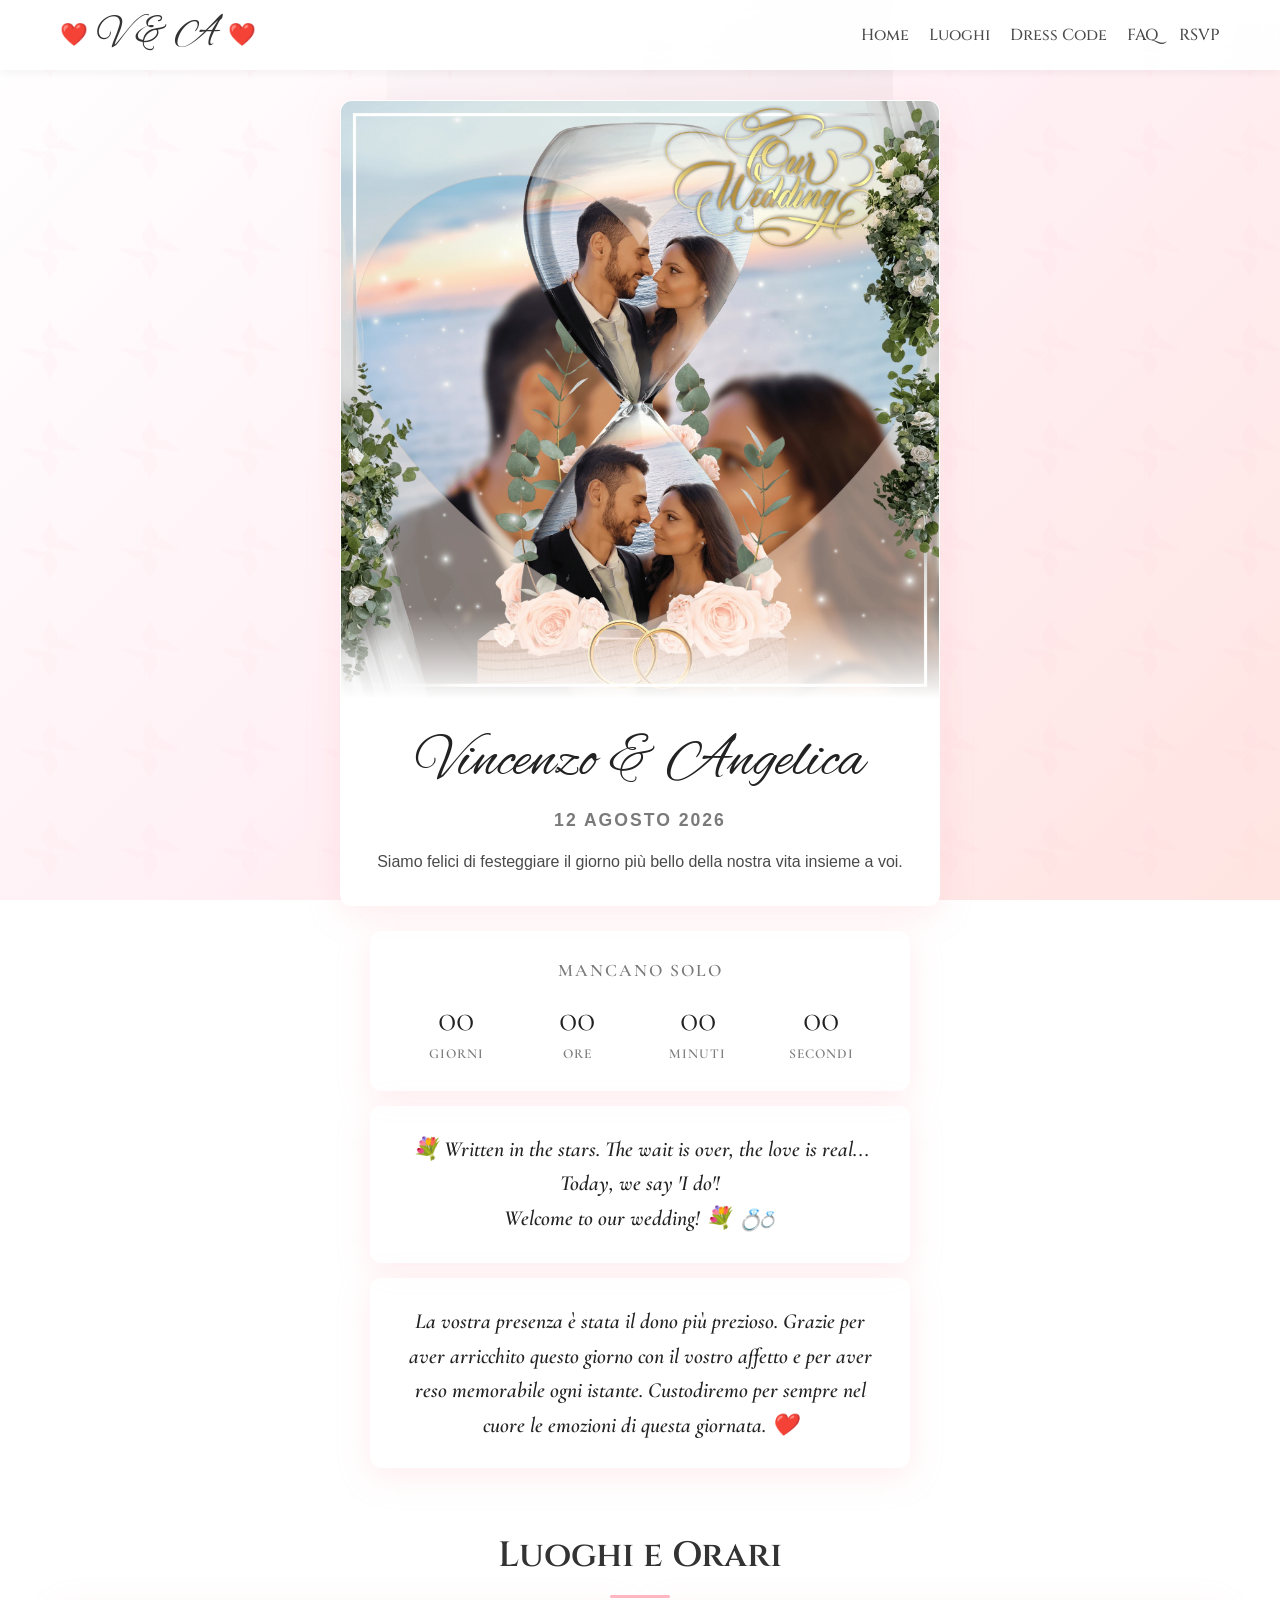
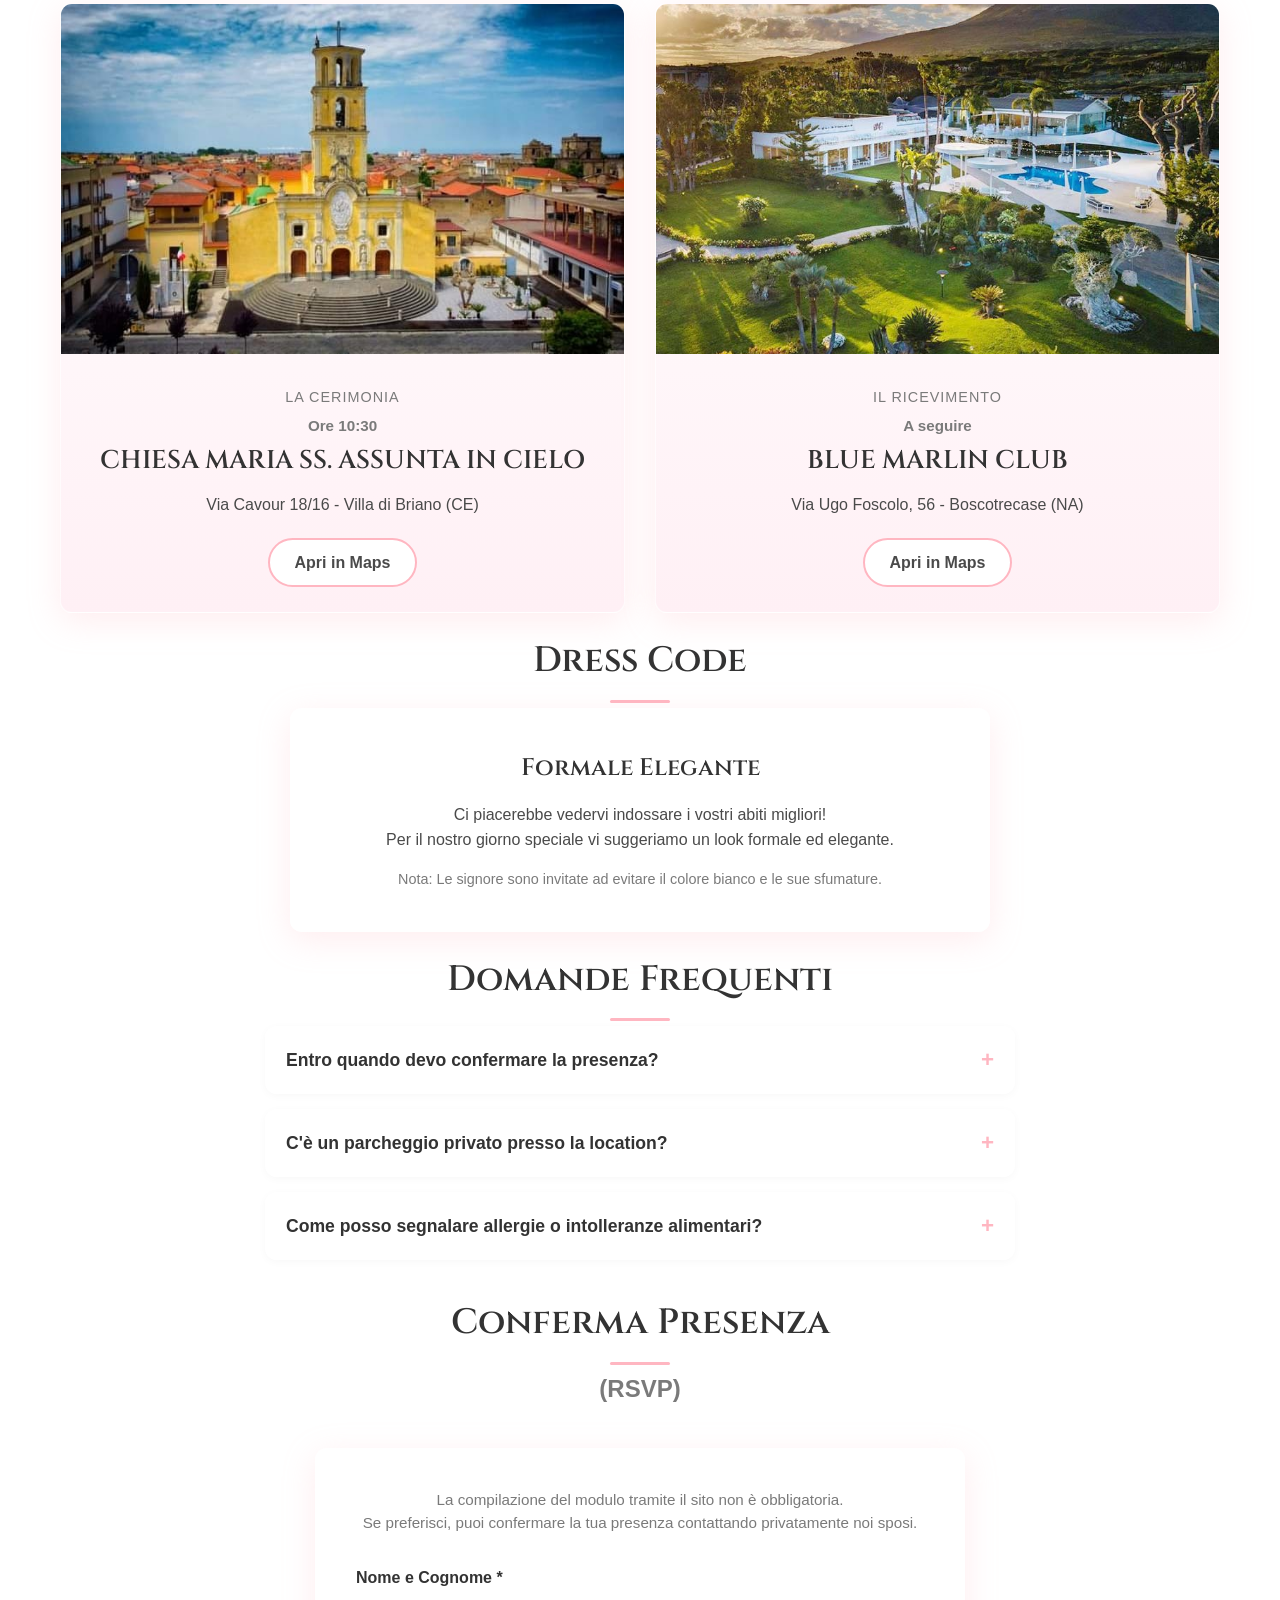
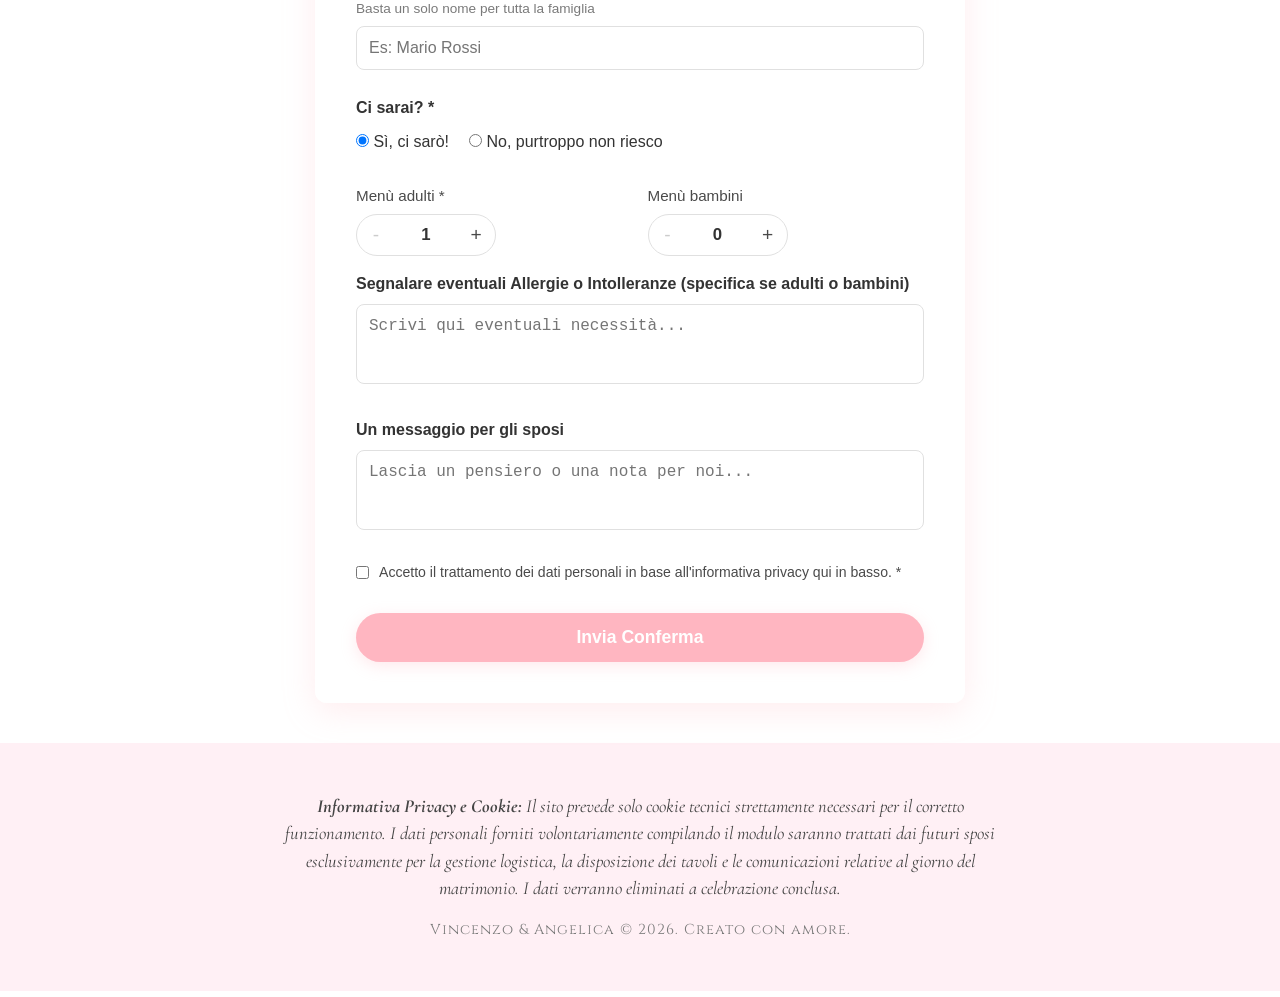
<file: Versioning/v.0.1.3.1/index.html>
<!DOCTYPE html>
<html lang="it">
<head>
    <meta charset="UTF-8">
    <meta name="viewport" content="width=device-width, initial-scale=1.0">
    <title>Wedding V & A</title>
    
    <meta name="robots" content="noindex, nofollow">
    <meta name="googlebot" content="noindex, nofollow">

    <meta property="og:type" content="website">
    <meta property="og:title" content="Matrimonio Vincenzo & Angelica">
    <meta property="og:description" content="12 Agosto 2026 - Vi aspettiamo per festeggiare insieme!">
    <meta property="og:image" content="https://vincenzotor.github.io/wedding-vincenzo-angelica/img/anteprima.jpeg">
    <meta property="og:image:width" content="1200">
    <meta property="og:image:height" content="630">

    <link class="favicon" rel="icon" type="image/x-icon" href="img/favicon.ico">
    <link class="favicon" rel="shortcut icon" type="image/x-icon" href="img/favicon.ico">

    <link rel="preconnect" href="https://fonts.googleapis.com">
    <link rel="preconnect" href="https://fonts.gstatic.com" crossorigin>
    <link href="https://fonts.googleapis.com/css2?family=Alex+Brush&family=Cinzel:wght@400;600;700&family=Montserrat:wght@400;500;600&family=Cormorant+Garamond:ital,wght@0,400;0,600;1,400&display=swap" rel="stylesheet">

    <link rel="stylesheet" href="css/global.css">
    <link rel="stylesheet" href="css/components.css">
</head>
<body>

    <div class="cornice-sfondo-completa"></div>
    
    <div class="cuore-sfondo-container"></div>

    <nav class="navbar">
        <div class="nav-container">
            <a href="#" class="logo"><span class="heart-icon">❤️</span>V  & A<span class="heart-icon">❤️</span></a>
            <div class="menu-toggle" id="mobile-menu">
                <span></span>
                <span></span>
                <span></span>
            </div>
            <ul class="nav-menu">
                <li class="nav-item"><a href="#home">Home</a></li>
                <li class="nav-item"><a href="#logistica">Luoghi</a></li>
                <li class="nav-item"><a href="#dresscode">Dress Code</a></li>
                <li class="nav-item"><a href="#faq">FAQ</a></li>
                <li class="nav-item"><a href="#rsvp">RSVP</a></li>
            </ul>
        </div>
    </nav>

    <section id="home" class="hero">
        <div class="hero-card">
            <div class="hero-img-container">
                <img src="img/Vincenzo_&_Angelica_12-08-2026(1920px).webp" alt="Vincenzo & Angelica" class="hero-img">
            </div>
            <div class="hero-info">
                <h1 class="hero-title">Vincenzo & Angelica</h1>
                <p class="hero-date">12 Agosto 2026</p>
                <p>Siamo felici di festeggiare il giorno più bello della nostra vita insieme a voi.</p>
            </div>
        </div>

        <div class="timeline-container font-banner-precedente">
            <div class="countdown-container" id="box-countdown-timer">
                <div class="countdown-title">Mancano solo</div>
                <div class="countdown-timer">
                    <div class="countdown-item"><span class="countdown-number" id="days">00</span><span class="countdown-label">Giorni</span></div>
                    <div class="countdown-item"><span class="countdown-number" id="hours">00</span><span class="countdown-label">Ore</span></div>
                    <div class="countdown-item"><span class="countdown-number" id="minutes">00</span><span class="countdown-label">Minuti</span></div>
                    <div class="countdown-item"><span class="countdown-number" id="seconds">00</span><span class="countdown-label">Secondi</span></div>
                </div>
            </div>

            <div class="wedding-day-container" id="box-wedding-day">
                <div class="status-message">
                    💐 Written in the stars. The wait is over, the love is real...<br>
                    Today, we say 'I do'!<br>
                    Welcome to our wedding! 💐 <span style="font-size: 1.3rem; vertical-align: middle;">💍</span><span style="font-size: 1rem; vertical-align: middle; margin-left: -6px;">💍</span>
                </div>
            </div>

            <div class="thank-you-container" id="box-thank-you">
                <div class="status-message text-center">
                    La vostra presenza è stata il dono più prezioso. Grazie per aver arricchito questo giorno con il vostro affetto e per aver reso memorabile ogni istante. Custodiremo per sempre nel cuore le emozioni di questa giornata. ❤️
                </div>
            </div>
        </div>
    </section>

    <section id="logistica" class="container">
        <h2 class="section-title">Luoghi e Orari</h2>
        <div class="logistica-grid">
            <div class="location-card">
                <img src="img/Chiesa_Madre_di_Santa_Maria_Assunta-Villa_di_Briano.jpg" alt="Chiesa Maria SS. Assunta in Cielo" class="location-img">
                <div class="location-info">
                    <p class="location-type">La Cerimonia</p>
                    <p style="font-size: 0.95rem; color: var(--text-light); font-weight: bold; margin-bottom: 5px;">Ore 10:30</p>
                    <h3 class="location-name">CHIESA MARIA SS. ASSUNTA IN CIELO</h3>
                    <p class="location-details">Via Cavour 18/16 - Villa di Briano (CE)</p>
                    <a href="https://maps.app.goo.gl/acyZBGecEzorndyR8" target="_blank" class="btn">Apri in Maps</a>
                </div>
            </div>

            <div class="location-card">
                <img src="img/Ristorante_Blue_Marlin_Club-Boscotrecase.jpg" alt="Blue Marlin Club" class="location-img">
                <div class="location-info">
                    <p class="location-type">Il Ricevimento</p>
                    <p style="font-size: 0.95rem; color: var(--text-light); font-weight: bold; margin-bottom: 5px;">A seguire</p>
                    <h3 class="location-name">BLUE MARLIN CLUB</h3>
                    <p class="location-details">Via Ugo Foscolo, 56 - Boscotrecase (NA)</p>
                    <a href="https://maps.app.goo.gl/f8i6keABNw2jA5RR7" target="_blank" class="btn">Apri in Maps</a>
                </div>
            </div>
        </div>
    </section>

    <section id="dresscode" class="container">
        <h2 class="section-title">Dress Code</h2>
        <div class="dress-code-box">
            <h3 class="dress-code-title">Formale Elegante</h3>
            <p>Ci piacerebbe vedervi indossare i vostri abiti migliori! <br> Per il nostro giorno speciale vi suggeriamo un look formale ed elegante.</p>
            <p style="margin-top: 15px; font-size: 0.9rem; color: var(--text-light);">Nota: Le signore sono invitate ad evitare il colore bianco e le sue sfumature.</p>
        </div>
    </section>

    <section id="faq" class="container">
        <h2 class="section-title">Domande Frequenti</h2>
        <div class="faq-wrapper">
            <div class="faq-item">
                <button class="faq-question">Entro quando devo confermare la presenza?</button>
                <div class="faq-answer">
                    <p>Vi preghiamo gentilmente di confermare la vostra presenza entro il 20 Luglio 2026 compilando il modulo RSVP qui sotto oppure, se preferite, potete farlo contattandoci in privatamente.</p>
                </div>
            </div>

            <div class="faq-item">
                <button class="faq-question">C'è un parcheggio privato presso la location?</button>
                <div class="faq-answer">
                    <p>Sì, il Blue Marlin Club dispone di un ampio parcheggio privato e gratuito riservato a tutti gli invitati dell'evento.</p>
                </div>
            </div>

            <div class="faq-item">
                <button class="faq-question">Come posso segnalare allergie o intolleranze alimentari?</button>
                <div class="faq-answer">
                    <p>Puoi farlo direttamente compilando l'apposita sezione nel modulo RSVP che trovi qui in basso, oppure contattando noi sposi privatamente.</p>
                </div>
            </div>
        </div>
    </section>

    <section id="rsvp" class="container">
        <h2 class="section-title">Conferma Presenza</h2>
        <div class="section-subtitle-rsvp">(RSVP)</div>
        
        <div class="rsvp-box">
            <p style="text-align: center; font-size: 0.95rem; color: var(--text-light); margin-bottom: 30px; line-height: 1.5;">
                La compilazione del modulo tramite il sito non è obbligatoria.<br>
                Se preferisci, puoi confermare la tua presenza contattando privatamente noi sposi.
            </p>

            <form id="wedding-rsvp-form" autocomplete="off" novalidate>
                <div class="form-group hidden-field">
                    <label for="user-email-address">Indirizzo Email</label>
                    <input type="email" id="user-email-address" name="user-email-address" tabindex="-1" value="">
                </div>

                <div class="form-group" id="group-guest-name">
                    <label for="guest-name">Nome e Cognome *</label>
                    <span style="display: block; font-size: 0.85rem; color: var(--text-light); margin-bottom: 6px;">Basta un solo nome per tutta la famiglia</span>
                    <input type="text" id="guest-name" class="form-control" placeholder="Es: Mario Rossi" required maxlength="80">
                    <div class="custom-error-message" id="error-guest-name">Per favore, inserisci il tuo nome e cognome.</div>
                </div>

                <div class="form-group">
                    <label>Ci sarai? *</label>
                    <div class="radio-group">
                        <label class="radio-label"><input type="radio" name="attendance" value="si" checked required> Sì, ci sarò!</label>
                        <label class="radio-label"><input type="radio" name="attendance" value="no"> No, purtroppo non riesco</label>
                    </div>
                </div>

                <div class="guests-flex" id="guests-numbers-group">
                    <div class="counter-wrapper">
                        <label>Menù adulti *</label>
                        <div class="counter-container" id="box-container-adults">
                            <button type="button" class="counter-btn" id="btn-adults-minus">-</button>
                            <input type="text" id="guests-adults" class="counter-input" value="1" readonly>
                            <button type="button" class="counter-btn" id="btn-adults-plus">+</button>
                        </div>
                    </div>

                    <div class="counter-wrapper">
                        <label>Menù bambini</label>
                        <div class="counter-container">
                            <button type="button" class="counter-btn" id="btn-kids-minus">-</button>
                            <input type="text" id="guests-kids" class="counter-input" value="0" readonly>
                            <button type="button" class="counter-btn" id="btn-kids-plus">+</button>
                        </div>
                    </div>
                </div>

                <div class="form-group hidden-field" id="menu-preference-group">
                    <label>Preferenza Menù</label>
                    <div class="menu-counters-box">
                        <div class="menu-counter-row">
                            <span class="menu-counter-label">Menù Misto</span>
                            <div class="counter-container">
                                <button type="button" class="counter-btn" id="btn-fish-minus">-</button>
                                <input type="text" id="menu-fish" class="counter-input" value="1" readonly>
                                <button type="button" class="counter-btn" id="btn-fish-plus">+</button>
                            </div>
                        </div>
                        <div class="menu-counter-row">
                            <span class="menu-counter-label">Menù di Terra</span>
                            <div class="counter-container">
                                <button type="button" class="counter-btn" id="btn-meat-minus">-</button>
                                <input type="text" id="menu-meat" class="counter-input" value="0" readonly>
                                <button type="button" class="counter-btn" id="btn-meat-plus">+</button>
                            </div>
                        </div>
                    </div>
                </div>

                <div class="form-group" id="dietary-group">
                    <label for="dietary-restrictions">Segnalare eventuali Allergie o Intolleranze (specifica se adulti o bambini)</label>
                    <textarea id="dietary-restrictions" class="form-control" rows="3" placeholder="Scrivi qui eventuali necessità..." maxlength="500"></textarea>
                </div>

                <div class="form-group">
                    <label for="notes">Un messaggio per gli sposi</label>
                    <textarea id="notes" class="form-control" rows="3" placeholder="Lascia un pensiero o una nota per noi..." maxlength="500"></textarea>
                </div>

                <div class="blocco-condizioni" id="group-accetto-condizioni">
                    <label class="spazio-consenso">
                        <input type="checkbox" id="accetto-condizioni" required>
                        <div><span>Accetto il trattamento dei dati personali in base all'informativa privacy qui in basso. *</span></div>
                    </label>
                    <div class="custom-error-message" id="error-accetto-condizioni">È necessario accettare l'informativa per continuare.</div>
                </div>

                <button type="submit" class="btn-submit">Invia Conferma</button>
            </form>
        </div>
    </section>

    <footer>
        <div class="container text-center">
            <p class="privacy-text">
                <strong>Informativa Privacy e Cookie:</strong> Il sito prevede solo cookie tecnici strettamente necessari per il corretto funzionamento. I dati personali forniti volontariamente compilando il modulo saranno trattati dai futuri sposi esclusivamente per la gestione logistica, la disposizione dei tavoli e le comunicazioni relative al giorno del matrimonio. I dati verranno eliminati a celebrazione conclusa.
            </p>
            <p class="credits-text">Vincenzo & Angelica © 2026. Creato con amore.</p>
        </div>
    </footer>

    <script type="module" src="js/main.js"></script>
</body>
</html>
</file>
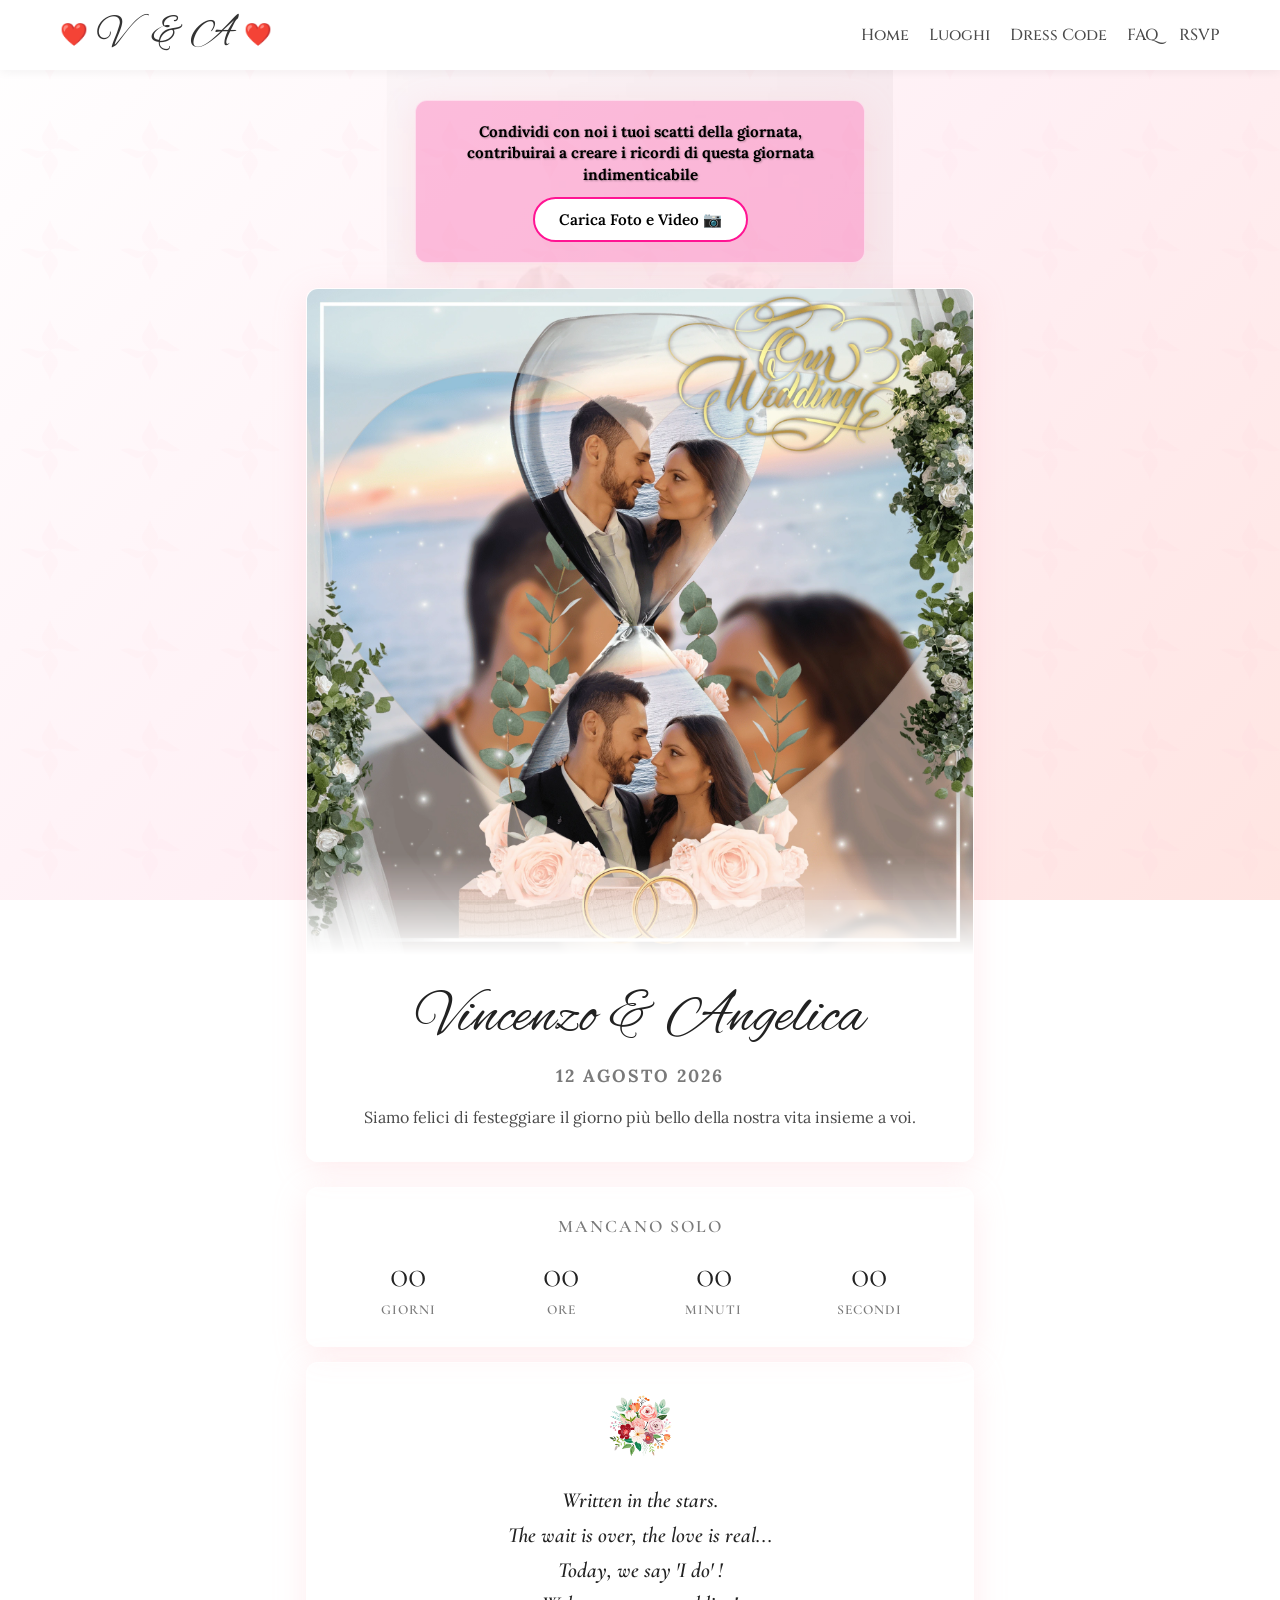
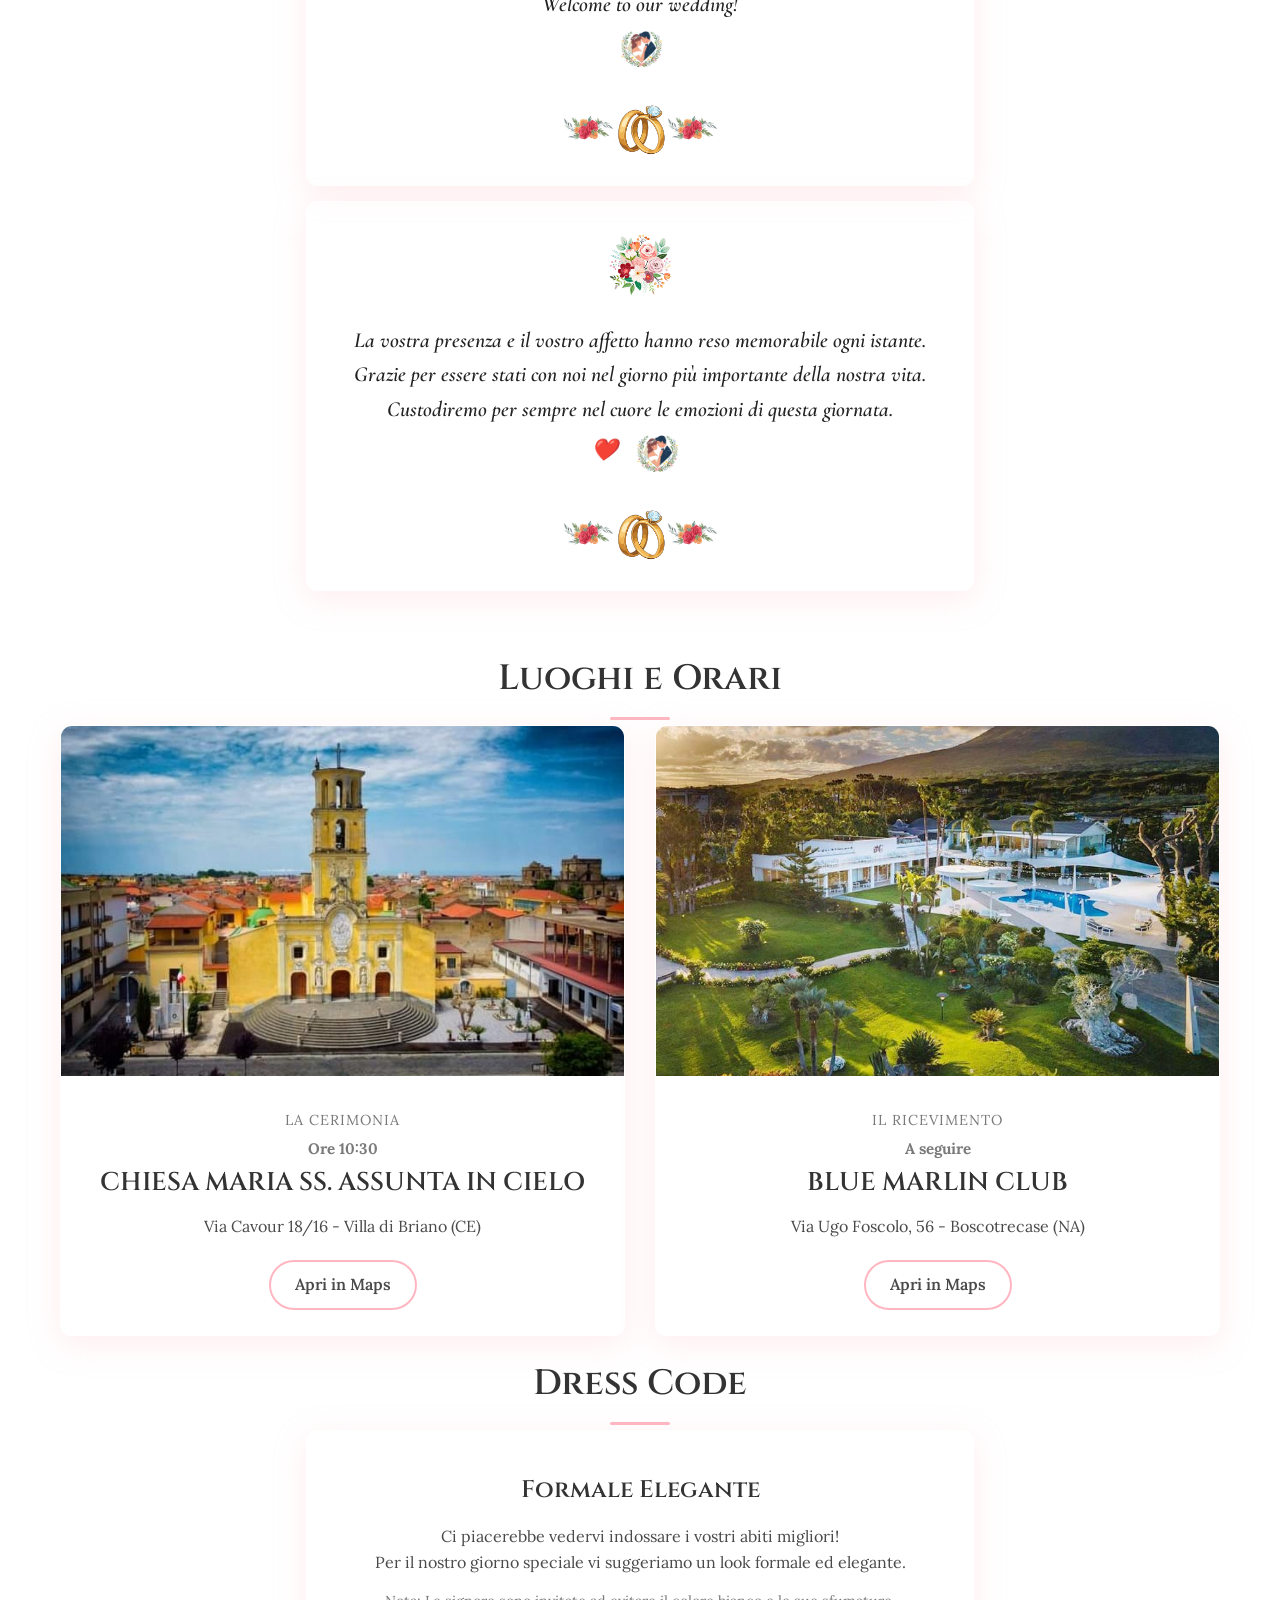
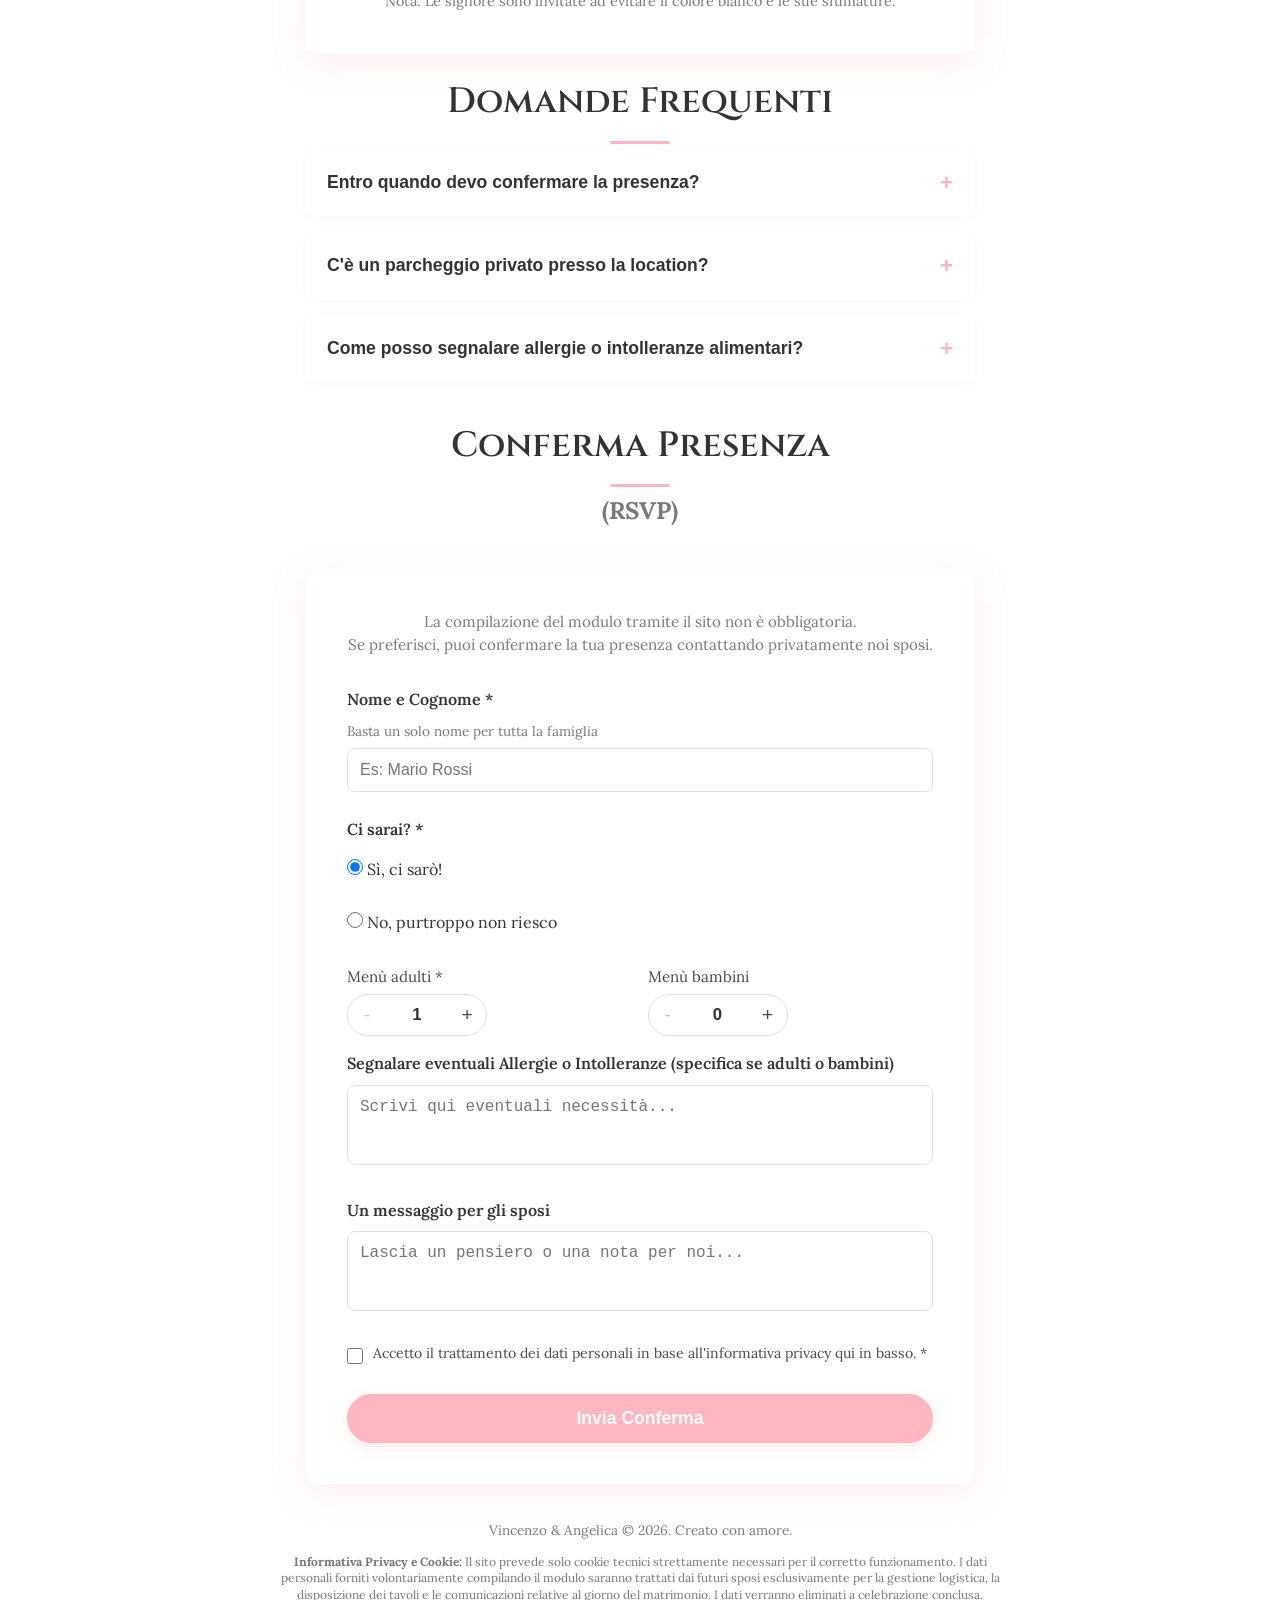
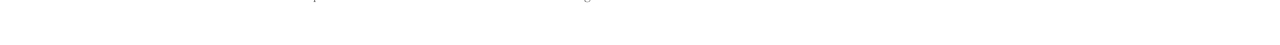
<file: Versioning/v.0.1.4.2/index.html>
<!DOCTYPE html>
<html lang="it">
<head>
    <meta charset="UTF-8">
    <meta name="viewport" content="width=device-width, initial-scale=1.0">
    <title>Wedding V & A</title>
    
    <meta name="robots" content="noindex, nofollow">
    <meta name="googlebot" content="noindex, nofollow">

    <meta property="og:type" content="website">
    <meta property="og:title" content="Matrimonio Vincenzo & Angelica">
    <meta property="og:description" content="12 Agosto 2026 - Vi aspettiamo per festeggiare insieme!">
    <meta property="og:image" content="https://vincenzotor.github.io/wedding-vincenzo-angelica/img/anteprima.jpeg">
    <meta property="og:image:width" content="1200">
    <meta property="og:image:height" content="630">

    <link class="favicon" rel="icon" type="image/x-icon" href="img/favicon.ico">
    <link class="favicon" rel="shortcut icon" type="image/x-icon" href="img/favicon.ico">

    <link rel="preconnect" href="https://fonts.googleapis.com">
    <link rel="preconnect" href="https://fonts.gstatic.com" crossorigin>
    <link href="https://fonts.googleapis.com/css2?family=Alex+Brush&family=Cinzel:wght@400;600;700&family=Lora:ital,wght@0,400;0,500;1,400&family=Cormorant+Garamond:ital,wght@0,400;0,600;1,400&display=swap" rel="stylesheet">

    <link rel="stylesheet" href="css/global.css">
    <link rel="stylesheet" href="css/components.css">
</head>
<body>

    <div class="cornice-sfondo-completa"></div>
    
    <div class="cuore-sfondo-container"></div>

    <nav class="navbar">
        <div class="nav-container">
            <a href="#" class="logo"><span class="heart-icon">❤️</span>V &nbsp;&nbsp;& A<span class="heart-icon">❤️</span></a>
            <div class="menu-toggle" id="mobile-menu">
                <span></span>
                <span></span>
                <span></span>
            </div>
            <ul class="nav-menu">
                <li class="nav-item"><a href="#home">Home</a></li>
                <li class="nav-item"><a href="#logistica">Luoghi</a></li>
                <li class="nav-item"><a href="#dresscode">Dress Code</a></li>
                <li class="nav-item"><a href="#faq">FAQ</a></li>
                <li class="nav-item"><a href="#rsvp">RSVP</a></li>
            </ul>
        </div>
    </nav>

    <section id="home" class="hero">
        <div class="surprise-banner" id="surprise-banner">
            <div id="surprise-message">
                <p>
                    Il giorno delle nostre nozze troverai una sorpresa.<br>
                    ✨Ricordati di tornare qui per scoprirla!✨
                </p>
            </div>
            <div id="surprise-button-container" class="hidden-field"><!--class="hidden-field" per nascondere il banner fino al 12/08/2026-->
                <p>
                    Condividi con noi i tuoi scatti della giornata,<br>
                    contribuirai a creare i ricordi di questa giornata indimenticabile
                </p>
                <a href="INSERISCI_QUI_IL_LINK_FOTO" target="_blank" class="btn">Carica Foto e Video 📷</a>
            </div>
        </div>
        <div class="hero-card">
            <div class="hero-img-container">
                <img src="img/Vincenzo_&_Angelica_12-08-2026(1920px).webp" alt="Vincenzo & Angelica" class="hero-img">
            </div>
            <div class="hero-info">
                <h1 class="hero-title">Vincenzo & Angelica</h1>
                <p class="hero-date">12 Agosto 2026</p>
                <p>Siamo felici di festeggiare il giorno più bello della nostra vita insieme a voi.</p>
            </div>
        </div>

        <div class="timeline-container">
            <div class="countdown-container" id="box-countdown-timer">
                <div class="countdown-title">Mancano solo</div>
                <div class="countdown-timer">
                    <div class="countdown-item"><span class="countdown-number" id="days">00</span><span class="countdown-label">Giorni</span></div>
                    <div class="countdown-item"><span class="countdown-number" id="hours">00</span><span class="countdown-label">Ore</span></div>
                    <div class="countdown-item"><span class="countdown-number" id="minutes">00</span><span class="countdown-label">Minuti</span></div>
                    <div class="countdown-item"><span class="countdown-number" id="seconds">00</span><span class="countdown-label">Secondi</span></div>
                </div>
            </div>

            <div class="wedding-day-container" id="box-wedding-day">
                <div class="status-message">
                    <img src="img/fiori.png" alt="Fiori" class="banner-img-decor"><br>
                    Written in the stars.<br>
                    The wait is over, the love is real...<br>
                    Today, we say 'I do' !<br>
                    Welcome to our wedding!<br>
                    <img src="img/sposo_e_sposa.png" alt="Sposi" class="sposi-icon-size"><br>
                    <div class="banner-img-group">
                        <img src="img/ramo-fiori.png" alt="Ramo Fiori" class="banner-img-inline">
                        <img src="img/fedi.png" alt="Fedi" class="banner-img-inline fedi-size">
                        <img src="img/ramo-fiori.png" alt="Ramo Fiori" class="banner-img-inline">
                    </div>
                </div>
            </div>

            <div class="thank-you-container" id="box-thank-you">
                <div class="status-message text-center">
                    <img src="img/fiori.png" alt="Fiori" class="banner-img-decor"><br>
                    La vostra presenza e il vostro affetto hanno reso memorabile ogni istante.<br>
                    Grazie per essere stati con noi nel giorno più importante della nostra vita.<br>
                    Custodiremo per sempre nel cuore le emozioni di questa giornata.<br>
                    ❤️ <img src="img/sposo_e_sposa.png" alt="Sposi" class="sposi-icon-size"><br>
                    <div class="banner-img-group">
                        <img src="img/ramo-fiori.png" alt="Ramo Fiori" class="banner-img-inline">
                        <img src="img/fedi.png" alt="Fedi" class="banner-img-inline fedi-size">
                        <img src="img/ramo-fiori.png" alt="Ramo Fiori" class="banner-img-inline">
                    </div>
                </div>
            </div>
        </div>
    </section>

    <section id="logistica" class="container">
        <h2 class="section-title">Luoghi e Orari</h2>
        <div class="logistica-grid">
            <div class="location-card">
                <img src="img/Chiesa_Madre_di_Santa_Maria_Assunta-Villa_di_Briano.jpg" alt="Chiesa Maria SS. Assunta in Cielo" class="location-img">
                <div class="location-info">
                    <p class="location-type">La Cerimonia</p>
                    <p style="font-size: 0.95rem; color: var(--text-light); font-weight: bold; margin-bottom: 5px;">Ore 10:30</p>
                    <h3 class="location-name">CHIESA MARIA SS. ASSUNTA IN CIELO</h3>
                    <p class="location-details">Via Cavour 18/16 - Villa di Briano (CE)</p>
                    <a href="https://maps.app.goo.gl/acyZBGecEzorndyR8" target="_blank" class="btn">Apri in Maps</a>
                </div>
            </div>

            <div class="location-card">
                <img src="img/Ristorante_Blue_Marlin_Club-Boscotrecase.jpg" alt="Blue Marlin Club" class="location-img">
                <div class="location-info">
                    <p class="location-type">Il Ricevimento</p>
                    <p style="font-size: 0.95rem; color: var(--text-light); font-weight: bold; margin-bottom: 5px;">A seguire</p>
                    <h3 class="location-name">BLUE MARLIN CLUB</h3>
                    <p class="location-details">Via Ugo Foscolo, 56 - Boscotrecase (NA)</p>
                    <a href="https://maps.app.goo.gl/f8i6keABNw2jA5RR7" target="_blank" class="btn">Apri in Maps</a>
                </div>
            </div>
        </div>
    </section>

    <section id="dresscode" class="container">
        <h2 class="section-title">Dress Code</h2>
        <div class="dress-code-box">
            <h3 class="dress-code-title">Formale Elegante</h3>
            <p>Ci piacerebbe vedervi indossare i vostri abiti migliori! <br> Per il nostro giorno speciale vi suggeriamo un look formale ed elegante.</p>
            <p style="margin-top: 15px; font-size: 0.9rem; color: var(--text-light);">Nota: Le signore sono invitate ad evitare il colore bianco e le sue sfumature.</p>
        </div>
    </section>

    <section id="faq" class="container">
        <h2 class="section-title">Domande Frequenti</h2>
        <div class="faq-wrapper">
            <div class="faq-item">
                <button class="faq-question">Entro quando devo confermare la presenza?</button>
                <div class="faq-answer">
                    <p>Vi preghiamo gentilmente di confermare la vostra presenza entro il 20 Luglio 2026 compilando il modulo RSVP qui sotto oppure, se preferite, potete farlo contattandoci in privatamente.</p>
                </div>
            </div>

            <div class="faq-item">
                <button class="faq-question">C'è un parcheggio privato presso la location?</button>
                <div class="faq-answer">
                    <p>Sì, il Blue Marlin Club dispone di un ampio parcheggio privato e gratuito riservato a tutti gli invitati dell'evento.</p>
                </div>
            </div>

            <div class="faq-item">
                <button class="faq-question">Come posso segnalare allergie o intolleranze alimentari?</button>
                <div class="faq-answer">
                    <p>Puoi farlo direttamente compilando l'apposita sezione nel modulo RSVP che trovi qui in basso, oppure contattando noi sposi privatamente.</p>
                </div>
            </div>
        </div>
    </section>

    <section id="rsvp" class="container">
        <h2 class="section-title">Conferma Presenza</h2>
        <div class="section-subtitle-rsvp">(RSVP)</div>
        
        <div class="rsvp-box">
            <p style="text-align: center; font-size: 0.95rem; color: var(--text-light); margin-bottom: 30px; line-height: 1.5;">
                La compilazione del modulo tramite il sito non è obbligatoria.<br>
                Se preferisci, puoi confermare la tua presenza contattando privatamente noi sposi.
            </p>

            <form id="wedding-rsvp-form" autocomplete="off" novalidate>
                <div class="form-group hidden-field">
                    <label for="user-email-address">Indirizzo Email</label>
                    <input type="email" id="user-email-address" name="user-email-address" tabindex="-1" value="">
                </div>

                <div class="form-group" id="group-guest-name">
                    <label for="guest-name">Nome e Cognome *</label>
                    <span style="display: block; font-size: 0.85rem; color: var(--text-light); margin-bottom: 6px;">Basta un solo nome per tutta la famiglia</span>
                    <input type="text" id="guest-name" class="form-control" placeholder="Es: Mario Rossi" required maxlength="80">
                    <div class="custom-error-message" id="error-guest-name">Per favore, inserisci il tuo nome e cognome.</div>
                </div>

                <div class="form-group">
                    <label>Ci sarai? *</label>
                    <div class="radio-group">
                        <label class="radio-label"><input type="radio" name="attendance" value="si" checked required> Sì, ci sarò!</label>
                        <label class="radio-label"><input type="radio" name="attendance" value="no"> No, purtroppo non riesco</label>
                    </div>
                </div>

                <div class="guests-flex" id="guests-numbers-group">
                    <div class="counter-wrapper">
                        <label>Menù adulti *</label>
                        <div class="counter-container" id="box-container-adults">
                            <button type="button" class="counter-btn" id="btn-adults-minus">-</button>
                            <input type="text" id="guests-adults" class="counter-input" value="1" readonly>
                            <button type="button" class="counter-btn" id="btn-adults-plus">+</button>
                        </div>
                    </div>

                    <div class="counter-wrapper">
                        <label>Menù bambini</label>
                        <div class="counter-container">
                            <button type="button" class="counter-btn" id="btn-kids-minus">-</button>
                            <input type="text" id="guests-kids" class="counter-input" value="0" readonly>
                            <button type="button" class="counter-btn" id="btn-kids-plus">+</button>
                        </div>
                    </div>
                </div>

                <div class="form-group hidden-field" id="menu-preference-group">
                    <label>Preferenza Menù</label>
                    <div class="menu-counters-box">
                        <div class="menu-counter-row">
                            <span class="menu-counter-label">Menù Misto</span>
                            <div class="counter-container">
                                <button type="button" class="counter-btn" id="btn-fish-minus">-</button>
                                <input type="text" id="menu-fish" class="counter-input" value="1" readonly>
                                <button type="button" class="counter-btn" id="btn-fish-plus">+</button>
                            </div>
                        </div>
                        <div class="menu-counter-row">
                            <span class="menu-counter-label">Menù di Terra</span>
                            <div class="counter-container">
                                <button type="button" class="counter-btn" id="btn-meat-minus">-</button>
                                <input type="text" id="menu-meat" class="counter-input" value="0" readonly>
                                <button type="button" class="counter-btn" id="btn-meat-plus">+</button>
                            </div>
                        </div>
                    </div>
                </div>

                <div class="form-group" id="dietary-group">
                    <label for="dietary-restrictions">Segnalare eventuali Allergie o Intolleranze (specifica se adulti o bambini)</label>
                    <textarea id="dietary-restrictions" class="form-control" rows="3" placeholder="Scrivi qui eventuali necessità..." maxlength="500"></textarea>
                </div>

                <div class="form-group">
                    <label for="notes">Un messaggio per gli sposi</label>
                    <textarea id="notes" class="form-control" rows="3" placeholder="Lascia un pensiero o una nota per noi..." maxlength="500"></textarea>
                </div>

                <div class="blocco-condizioni" id="group-accetto-condizioni">
                    <label class="spazio-consenso">
                        <input type="checkbox" id="accetto-condizioni" required>
                        <div><span>Accetto il trattamento dei dati personali in base all'informativa privacy qui in basso. *</span></div>
                    </label>
                    <div class="custom-error-message" id="error-accetto-condizioni">È necessario accettare l'informativa per continuare.</div>
                </div>

                <button type="submit" class="btn-submit">Invia Conferma</button>
            </form>
        </div>
    </section>

    <footer>
        <div class="container footer-content">
            <p>Vincenzo & Angelica © 2026. Creato con amore.</p>
            <p class="nota-testo">
                <strong>Informativa Privacy e Cookie:</strong> Il sito prevede solo cookie tecnici strettamente necessari per il corretto funzionamento. I dati personali forniti volontariamente compilando il modulo saranno trattati dai futuri sposi esclusivamente per la gestione logistica, la disposizione dei tavoli e le comunicazioni relative al giorno del matrimonio. I dati verranno eliminati a celebrazione conclusa.
            </p>
        </div>
    </footer>

    <script type="module" src="js/main.js"></script>
</body>
</html>
</file>
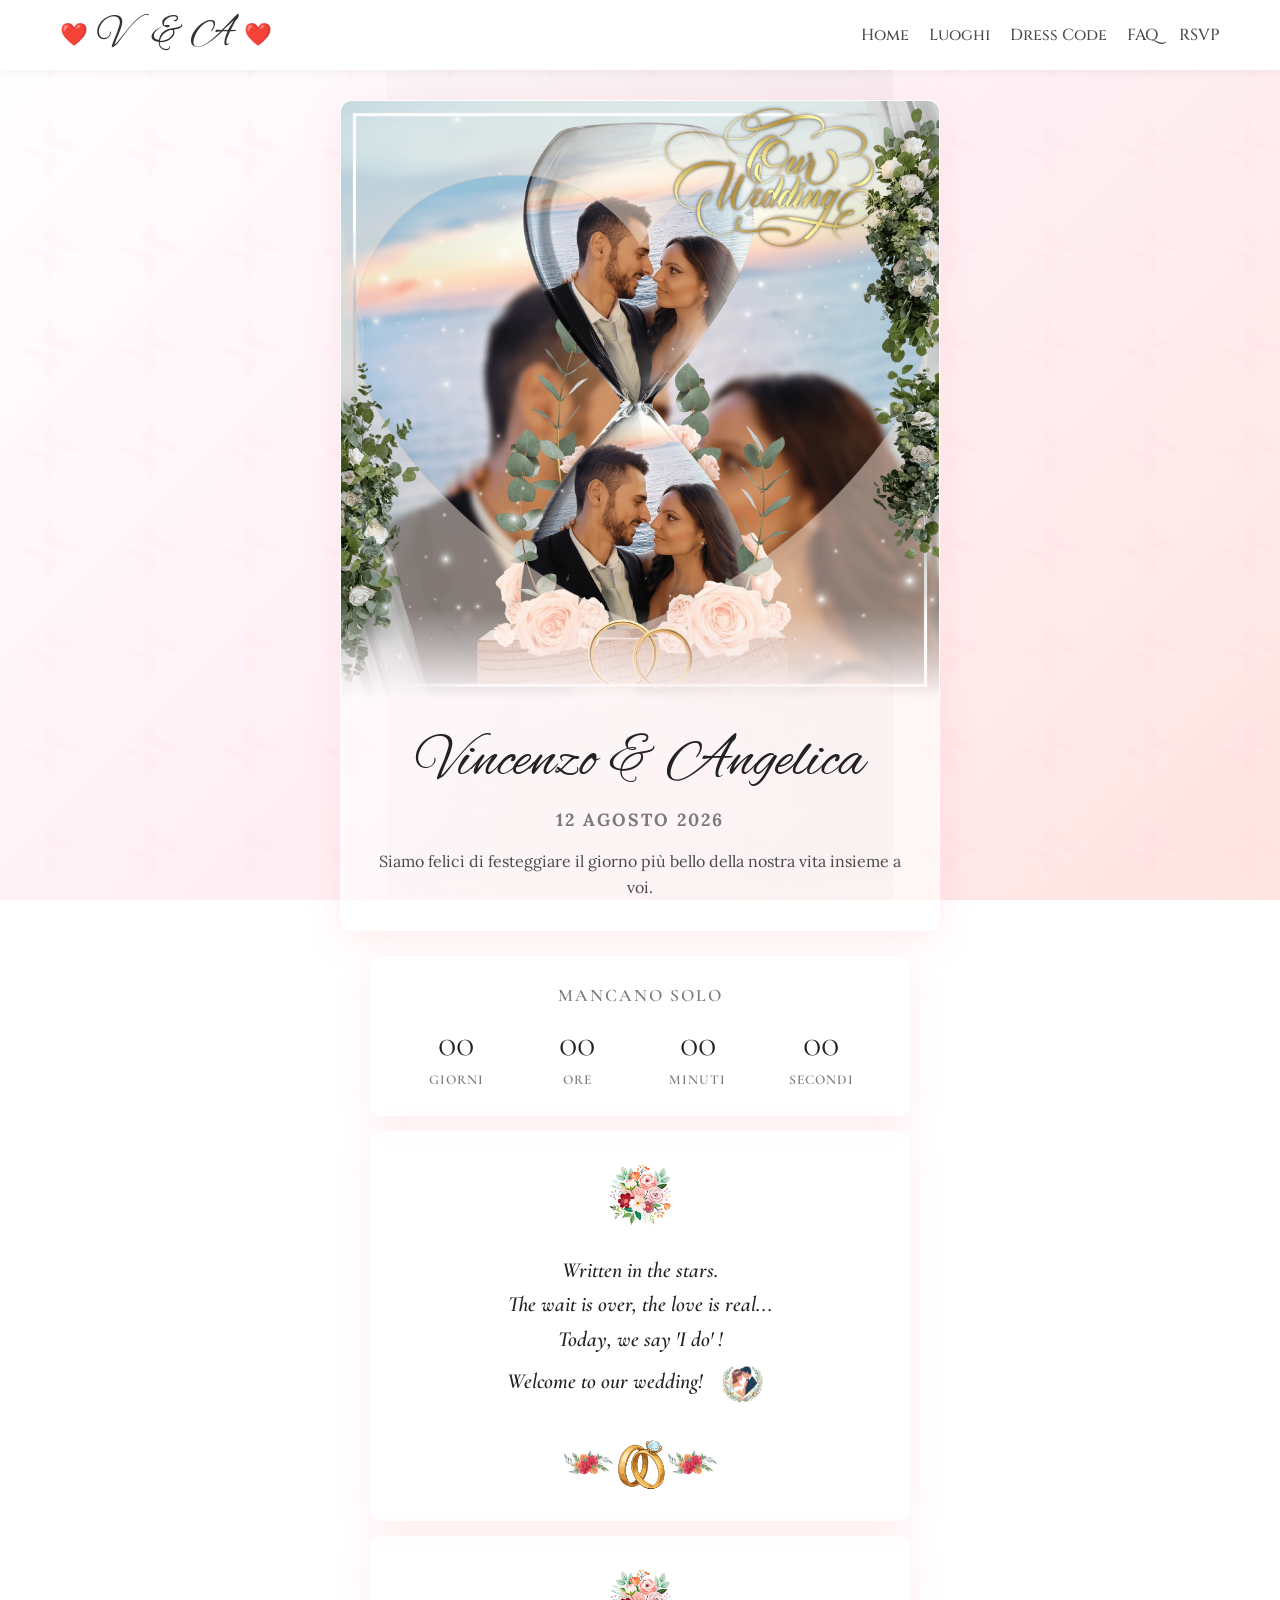
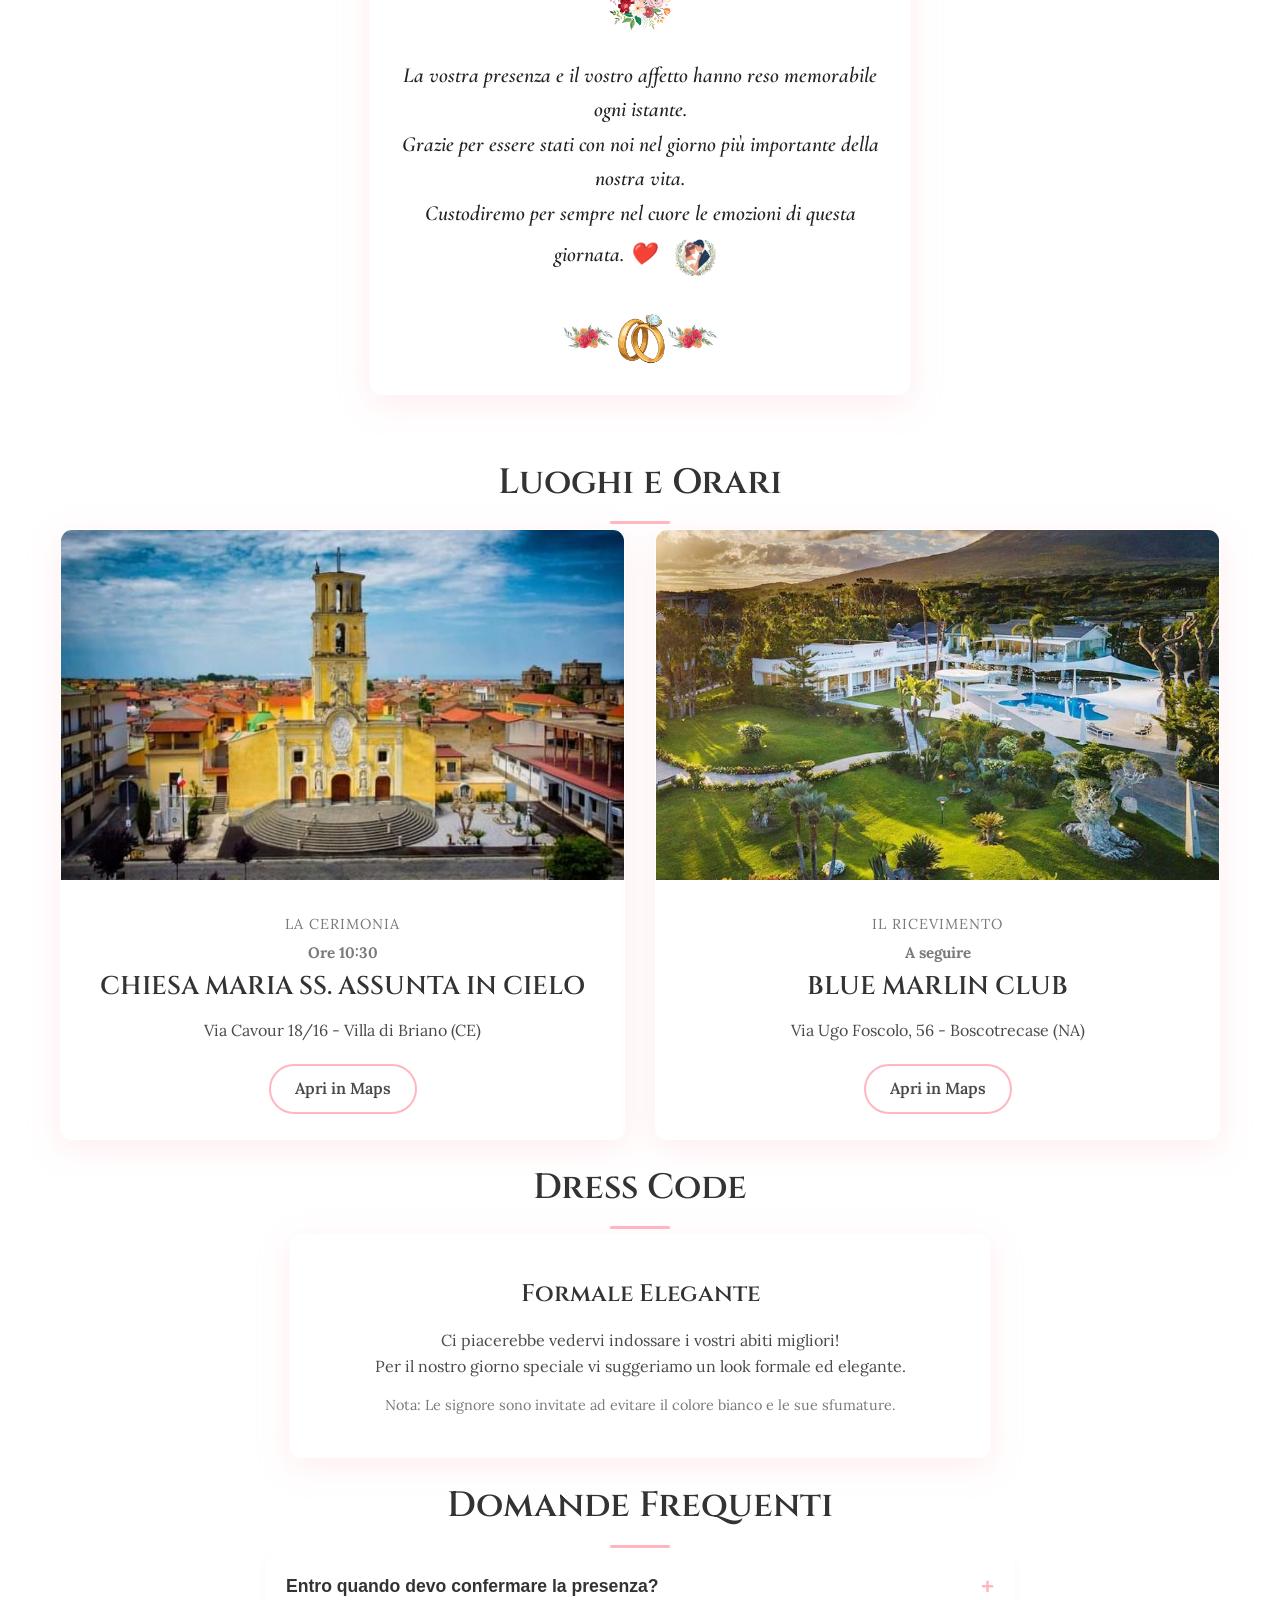
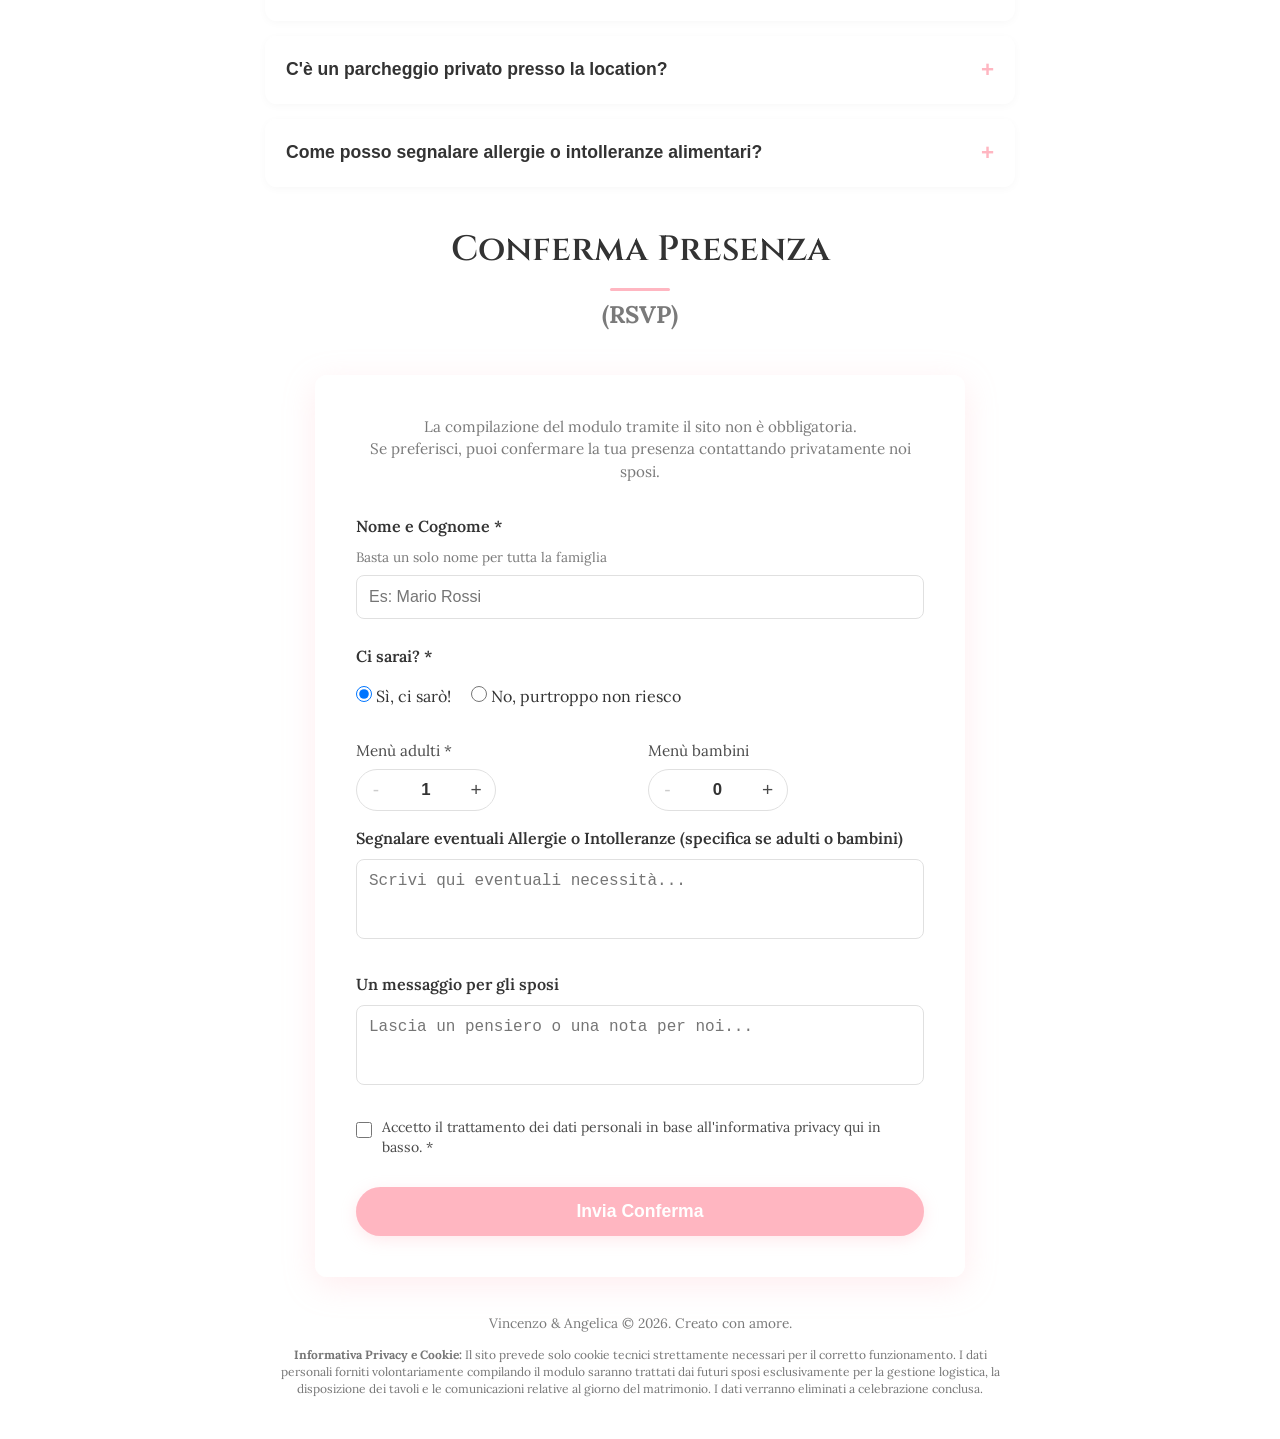
<file: Versioning/v.0.1.4/index.html>
<!DOCTYPE html>
<html lang="it">
<head>
    <meta charset="UTF-8">
    <meta name="viewport" content="width=device-width, initial-scale=1.0">
    <title>Wedding V & A</title>
    
    <meta name="robots" content="noindex, nofollow">
    <meta name="googlebot" content="noindex, nofollow">

    <meta property="og:type" content="website">
    <meta property="og:title" content="Matrimonio Vincenzo & Angelica">
    <meta property="og:description" content="12 Agosto 2026 - Vi aspettiamo per festeggiare insieme!">
    <meta property="og:image" content="https://vincenzotor.github.io/wedding-vincenzo-angelica/img/anteprima.jpeg">
    <meta property="og:image:width" content="1200">
    <meta property="og:image:height" content="630">

    <link class="favicon" rel="icon" type="image/x-icon" href="img/favicon.ico">
    <link class="favicon" rel="shortcut icon" type="image/x-icon" href="img/favicon.ico">

    <link rel="preconnect" href="https://fonts.googleapis.com">
    <link rel="preconnect" href="https://fonts.gstatic.com" crossorigin>
    <link href="https://fonts.googleapis.com/css2?family=Alex+Brush&family=Cinzel:wght@400;600;700&family=Lora:ital,wght@0,400;0,500;1,400&family=Cormorant+Garamond:ital,wght@0,400;0,600;1,400&display=swap" rel="stylesheet">

    <link rel="stylesheet" href="css/global.css">
    <link rel="stylesheet" href="css/components.css">
</head>
<body>

    <div class="cornice-sfondo-completa"></div>
    
    <div class="cuore-sfondo-container"></div>

    <nav class="navbar">
        <div class="nav-container">
            <a href="#" class="logo"><span class="heart-icon">❤️</span>V &nbsp;&nbsp;& A<span class="heart-icon">❤️</span></a>
            <div class="menu-toggle" id="mobile-menu">
                <span></span>
                <span></span>
                <span></span>
            </div>
            <ul class="nav-menu">
                <li class="nav-item"><a href="#home">Home</a></li>
                <li class="nav-item"><a href="#logistica">Luoghi</a></li>
                <li class="nav-item"><a href="#dresscode">Dress Code</a></li>
                <li class="nav-item"><a href="#faq">FAQ</a></li>
                <li class="nav-item"><a href="#rsvp">RSVP</a></li>
            </ul>
        </div>
    </nav>

    <section id="home" class="hero">
        <div class="hero-card">
            <div class="hero-img-container">
                <img src="img/Vincenzo_&_Angelica_12-08-2026(1920px).webp" alt="Vincenzo & Angelica" class="hero-img">
            </div>
            <div class="hero-info">
                <h1 class="hero-title">Vincenzo & Angelica</h1>
                <p class="hero-date">12 Agosto 2026</p>
                <p>Siamo felici di festeggiare il giorno più bello della nostra vita insieme a voi.</p>
            </div>
        </div>

        <div class="timeline-container">
            <div class="countdown-container" id="box-countdown-timer">
                <div class="countdown-title">Mancano solo</div>
                <div class="countdown-timer">
                    <div class="countdown-item"><span class="countdown-number" id="days">00</span><span class="countdown-label">Giorni</span></div>
                    <div class="countdown-item"><span class="countdown-number" id="hours">00</span><span class="countdown-label">Ore</span></div>
                    <div class="countdown-item"><span class="countdown-number" id="minutes">00</span><span class="countdown-label">Minuti</span></div>
                    <div class="countdown-item"><span class="countdown-number" id="seconds">00</span><span class="countdown-label">Secondi</span></div>
                </div>
            </div>

            <div class="wedding-day-container" id="box-wedding-day">
                <div class="status-message">
                    <img src="img/fiori.png" alt="Fiori" class="banner-img-decor"><br>
                    Written in the stars.<br>
                    The wait is over, the love is real...<br>
                    Today, we say 'I do' !<br>
                    Welcome to our wedding! <img src="img/sposo_e_sposa.png" alt="Sposi" class="sposi-icon-size"><br>
                    <div class="banner-img-group">
                        <img src="img/ramo-fiori.png" alt="Ramo Fiori" class="banner-img-inline">
                        <img src="img/fedi.png" alt="Fedi" class="banner-img-inline fedi-size">
                        <img src="img/ramo-fiori.png" alt="Ramo Fiori" class="banner-img-inline">
                    </div>
                </div>
            </div>

            <div class="thank-you-container" id="box-thank-you">
                <div class="status-message text-center">
                    <img src="img/fiori.png" alt="Fiori" class="banner-img-decor"><br>
                    La vostra presenza e il vostro affetto hanno reso memorabile ogni istante.<br>
                    Grazie per essere stati con noi nel giorno più importante della nostra vita.<br>
                    Custodiremo per sempre nel cuore le emozioni di questa giornata. ❤️ <img src="img/sposo_e_sposa.png" alt="Sposi" class="sposi-icon-size"><br>
                    <div class="banner-img-group">
                        <img src="img/ramo-fiori.png" alt="Ramo Fiori" class="banner-img-inline">
                        <img src="img/fedi.png" alt="Fedi" class="banner-img-inline fedi-size">
                        <img src="img/ramo-fiori.png" alt="Ramo Fiori" class="banner-img-inline">
                    </div>
                </div>
            </div>
        </div>
    </section>

    <section id="logistica" class="container">
        <h2 class="section-title">Luoghi e Orari</h2>
        <div class="logistica-grid">
            <div class="location-card">
                <img src="img/Chiesa_Madre_di_Santa_Maria_Assunta-Villa_di_Briano.jpg" alt="Chiesa Maria SS. Assunta in Cielo" class="location-img">
                <div class="location-info">
                    <p class="location-type">La Cerimonia</p>
                    <p style="font-size: 0.95rem; color: var(--text-light); font-weight: bold; margin-bottom: 5px;">Ore 10:30</p>
                    <h3 class="location-name">CHIESA MARIA SS. ASSUNTA IN CIELO</h3>
                    <p class="location-details">Via Cavour 18/16 - Villa di Briano (CE)</p>
                    <a href="https://maps.app.goo.gl/acyZBGecEzorndyR8" target="_blank" class="btn">Apri in Maps</a>
                </div>
            </div>

            <div class="location-card">
                <img src="img/Ristorante_Blue_Marlin_Club-Boscotrecase.jpg" alt="Blue Marlin Club" class="location-img">
                <div class="location-info">
                    <p class="location-type">Il Ricevimento</p>
                    <p style="font-size: 0.95rem; color: var(--text-light); font-weight: bold; margin-bottom: 5px;">A seguire</p>
                    <h3 class="location-name">BLUE MARLIN CLUB</h3>
                    <p class="location-details">Via Ugo Foscolo, 56 - Boscotrecase (NA)</p>
                    <a href="https://maps.app.goo.gl/f8i6keABNw2jA5RR7" target="_blank" class="btn">Apri in Maps</a>
                </div>
            </div>
        </div>
    </section>

    <section id="dresscode" class="container">
        <h2 class="section-title">Dress Code</h2>
        <div class="dress-code-box">
            <h3 class="dress-code-title">Formale Elegante</h3>
            <p>Ci piacerebbe vedervi indossare i vostri abiti migliori! <br> Per il nostro giorno speciale vi suggeriamo un look formale ed elegante.</p>
            <p style="margin-top: 15px; font-size: 0.9rem; color: var(--text-light);">Nota: Le signore sono invitate ad evitare il colore bianco e le sue sfumature.</p>
        </div>
    </section>

    <section id="faq" class="container">
        <h2 class="section-title">Domande Frequenti</h2>
        <div class="faq-wrapper">
            <div class="faq-item">
                <button class="faq-question">Entro quando devo confermare la presenza?</button>
                <div class="faq-answer">
                    <p>Vi preghiamo gentilmente di confermare la vostra presenza entro il 20 Luglio 2026 compilando il modulo RSVP qui sotto oppure, se preferite, potete farlo contattandoci in privatamente.</p>
                </div>
            </div>

            <div class="faq-item">
                <button class="faq-question">C'è un parcheggio privato presso la location?</button>
                <div class="faq-answer">
                    <p>Sì, il Blue Marlin Club dispone di un ampio parcheggio privato e gratuito riservato a tutti gli invitati dell'evento.</p>
                </div>
            </div>

            <div class="faq-item">
                <button class="faq-question">Come posso segnalare allergie o intolleranze alimentari?</button>
                <div class="faq-answer">
                    <p>Puoi farlo direttamente compilando l'apposita sezione nel modulo RSVP che trovi qui in basso, oppure contattando noi sposi privatamente.</p>
                </div>
            </div>
        </div>
    </section>

    <section id="rsvp" class="container">
        <h2 class="section-title">Conferma Presenza</h2>
        <div class="section-subtitle-rsvp">(RSVP)</div>
        
        <div class="rsvp-box">
            <p style="text-align: center; font-size: 0.95rem; color: var(--text-light); margin-bottom: 30px; line-height: 1.5;">
                La compilazione del modulo tramite il sito non è obbligatoria.<br>
                Se preferisci, puoi confermare la tua presenza contattando privatamente noi sposi.
            </p>

            <form id="wedding-rsvp-form" autocomplete="off" novalidate>
                <div class="form-group hidden-field">
                    <label for="user-email-address">Indirizzo Email</label>
                    <input type="email" id="user-email-address" name="user-email-address" tabindex="-1" value="">
                </div>

                <div class="form-group" id="group-guest-name">
                    <label for="guest-name">Nome e Cognome *</label>
                    <span style="display: block; font-size: 0.85rem; color: var(--text-light); margin-bottom: 6px;">Basta un solo nome per tutta la famiglia</span>
                    <input type="text" id="guest-name" class="form-control" placeholder="Es: Mario Rossi" required maxlength="80">
                    <div class="custom-error-message" id="error-guest-name">Per favore, inserisci il tuo nome e cognome.</div>
                </div>

                <div class="form-group">
                    <label>Ci sarai? *</label>
                    <div class="radio-group">
                        <label class="radio-label"><input type="radio" name="attendance" value="si" checked required> Sì, ci sarò!</label>
                        <label class="radio-label"><input type="radio" name="attendance" value="no"> No, purtroppo non riesco</label>
                    </div>
                </div>

                <div class="guests-flex" id="guests-numbers-group">
                    <div class="counter-wrapper">
                        <label>Menù adulti *</label>
                        <div class="counter-container" id="box-container-adults">
                            <button type="button" class="counter-btn" id="btn-adults-minus">-</button>
                            <input type="text" id="guests-adults" class="counter-input" value="1" readonly>
                            <button type="button" class="counter-btn" id="btn-adults-plus">+</button>
                        </div>
                    </div>

                    <div class="counter-wrapper">
                        <label>Menù bambini</label>
                        <div class="counter-container">
                            <button type="button" class="counter-btn" id="btn-kids-minus">-</button>
                            <input type="text" id="guests-kids" class="counter-input" value="0" readonly>
                            <button type="button" class="counter-btn" id="btn-kids-plus">+</button>
                        </div>
                    </div>
                </div>

                <div class="form-group hidden-field" id="menu-preference-group">
                    <label>Preferenza Menù</label>
                    <div class="menu-counters-box">
                        <div class="menu-counter-row">
                            <span class="menu-counter-label">Menù Misto</span>
                            <div class="counter-container">
                                <button type="button" class="counter-btn" id="btn-fish-minus">-</button>
                                <input type="text" id="menu-fish" class="counter-input" value="1" readonly>
                                <button type="button" class="counter-btn" id="btn-fish-plus">+</button>
                            </div>
                        </div>
                        <div class="menu-counter-row">
                            <span class="menu-counter-label">Menù di Terra</span>
                            <div class="counter-container">
                                <button type="button" class="counter-btn" id="btn-meat-minus">-</button>
                                <input type="text" id="menu-meat" class="counter-input" value="0" readonly>
                                <button type="button" class="counter-btn" id="btn-meat-plus">+</button>
                            </div>
                        </div>
                    </div>
                </div>

                <div class="form-group" id="dietary-group">
                    <label for="dietary-restrictions">Segnalare eventuali Allergie o Intolleranze (specifica se adulti o bambini)</label>
                    <textarea id="dietary-restrictions" class="form-control" rows="3" placeholder="Scrivi qui eventuali necessità..." maxlength="500"></textarea>
                </div>

                <div class="form-group">
                    <label for="notes">Un messaggio per gli sposi</label>
                    <textarea id="notes" class="form-control" rows="3" placeholder="Lascia un pensiero o una nota per noi..." maxlength="500"></textarea>
                </div>

                <div class="blocco-condizioni" id="group-accetto-condizioni">
                    <label class="spazio-consenso">
                        <input type="checkbox" id="accetto-condizioni" required>
                        <div><span>Accetto il trattamento dei dati personali in base all'informativa privacy qui in basso. *</span></div>
                    </label>
                    <div class="custom-error-message" id="error-accetto-condizioni">È necessario accettare l'informativa per continuare.</div>
                </div>

                <button type="submit" class="btn-submit">Invia Conferma</button>
            </form>
        </div>
    </section>

    <footer>
        <div class="container footer-content">
            <p>Vincenzo & Angelica © 2026. Creato con amore.</p>
            <p class="nota-testo">
                <strong>Informativa Privacy e Cookie:</strong> Il sito prevede solo cookie tecnici strettamente necessari per il corretto funzionamento. I dati personali forniti volontariamente compilando il modulo saranno trattati dai futuri sposi esclusivamente per la gestione logistica, la disposizione dei tavoli e le comunicazioni relative al giorno del matrimonio. I dati verranno eliminati a celebrazione conclusa.
            </p>
        </div>
    </footer>

    <script type="module" src="js/main.js"></script>
</body>
</html>
</file>
<file: Versioning/v.0.1.3.1/css/global.css>
/* ==========================================================================
   GLOBAL VARIABLES & DESIGN TOKENS
   ========================================================================== */
:root {
    --primary-color: #d4a373; 
    --text-color: #4a4a4a;   
    --text-light: #7a7a7a;    
    
    /* SFONDO MOBILE (Default): Più bianco e delicato */
    --bg-gradient: linear-gradient(135deg, #ffffff 0%, #ffffff 60%, #fff5f6 85%, #fbebee 100%);
    
    --card-bg: rgba(255, 255, 255, 0.9);
    --accent-pink: #ffb6c1;
    --border-radius: 12px;
    --shadow: 0 8px 32px 0 rgba(255, 182, 193, 0.25);
    --transition: all 0.3s ease;
}

/* ==========================================================================
   BASE RESET
   ========================================================================== */
*, *::before, *::after {
    box-sizing: border-box;
    margin: 0;
    padding: 0;
}

html {
    scroll-behavior: smooth;
    scroll-padding-top: 80px;
}

/* ==========================================================================
   SFONDO BASE: Configurato di base per MOBILE (Frattale leggero e sfondo candido)
   ========================================================================== */
body {
    font-family: -apple-system, BlinkMacSystemFont, "Segoe UI", Roboto, Helvetica, Arial, sans-serif;
    color: var(--text-color);
    line-height: 1.6;
    
    background: var(--bg-gradient);
    background-image: 
        url("data:image/svg+xml,%3Csvg xmlns='http://www.w3.org/2000/svg' width='100' height='100' viewBox='0 0 100 100'%3E%3Cpath d='M50 20 C55 35, 65 35, 50 50 C35 35, 45 35, 50 20 Z M50 50 C65 65, 55 65, 50 80 C45 65, 35 65, 50 50 Z M20 50 C35 45, 35 55, 50 50 C35 65, 35 55, 20 50 Z M50 50 C65 35, 55 35, 80 50 C65 55, 65 45, 50 50 Z' fill='%23e0dbdd' fill-opacity='0.04'/%3E%3C/svg%3E"), 
        var(--bg-gradient);
    
    background-attachment: fixed;
    overflow-x: hidden;
    position: relative;
}

/* ==========================================================================
   STRATO CORNICE FLOREALE: File "cornice_floreale_sfondo.png"
   ========================================================================== */
.cornice-sfondo-completa {
    position: fixed;
    top: 0;
    left: 0;
    width: 100vw;
    height: 100vh;
    background-image: url('../img/cornice_floreale_sfondo.png');
    background-repeat: no-repeat;
    background-position: center top; 
    background-size: cover; 
    pointer-events: none;
    mix-blend-mode: multiply;
    opacity: 1;
    z-index: -2;
}

/* ==========================================================================
   OTTIMIZZAZIONE E LOGICA DESKTOP (PC)
   ========================================================================== */
@media (min-width: 1025px) {
    .cornice-sfondo-completa {
        display: none !important; 
    }

    body {
        background: linear-gradient(135deg, #ffffff 0%, #fff0f5 50%, #ffe4e1 100%);
        background-image: 
            url("data:image/svg+xml,%3Csvg xmlns='http://www.w3.org/2000/svg' width='100' height='100' viewBox='0 0 100 100'%3E%3Cpath d='M50 20 C55 35, 65 35, 50 50 C35 35, 45 35, 50 20 Z M50 50 C65 65, 55 65, 50 80 C45 65, 35 65, 50 50 Z M20 50 C35 45, 35 55, 50 50 C35 65, 35 55, 20 50 Z M50 50 C65 35, 55 35, 80 50 C65 55, 65 45, 50 50 Z' fill='%23ffb6c1' fill-opacity='0.06'/%3E%3C/svg%3E"), 
            linear-gradient(135deg, #ffffff 0%, #fff0f5 50%, #ffe4e1 100%);
        background-attachment: fixed;
    }
}

/* ==========================================================================
   STRATO CUORE DI FIORI: File "cuore_di_fiori_sfondo.png"
   ========================================================================== */
.cuore-sfondo-container {
    position: fixed;
    top: 0;
    left: 0;
    width: 100vw;
    height: 100vh;
    background-image: url('../img/cuore_di_fiori_sfondo.png');
    background-repeat: no-repeat;
    background-position: center center;
    background-size: contain; 
    pointer-events: none;      
    mix-blend-mode: multiply; 
    opacity: 0.30; 
    z-index: -1;
}

@media (min-width: 1400px) {
    .cuore-sfondo-container {
        background-size: 45% auto;
    }
}

/* ==========================================================================
   LAYOUT STRUCTURE & ANIMATIONS
   ========================================================================== */
.container {
    width: 100%;
    max-width: 1200px;
    margin: 0 auto;
    padding: 0 20px;
}

section {
    padding: 60px 0;
    scroll-margin-top: 90px; 
    opacity: 0;
    transform: translateY(20px);
    animation: fadeInUp 0.8s ease forwards;
}

@keyframes fadeInUp {
    to {
        opacity: 1;
        transform: translateY(0);
    }
}

/* ==========================================================================
   TYPOGRAPHY ELEMENTS
   ========================================================================== */
h1, h2, h3, h4, .logo, .nav-item a {
    font-family: 'Cinzel', serif; 
    font-weight: 600;
}

.section-title {
    text-align: center;
    font-size: 2.2rem;
    margin-bottom: 5px;
    color: #333;
    position: relative;
    padding-top: 20px;
}

.section-subtitle-rsvp {
    text-align: center;
    font-size: 1.5rem;
    font-weight: bold;
    color: var(--text-light);
    margin-bottom: 40px;
}

.section-title::after {
    content: '';
    display: block;
    width: 60px;
    height: 3px;
    background-color: var(--accent-pink);
    margin: 10px auto 0;
    border-radius: 2px;
}

.font-banner-precedente {
    font-family: 'Cormorant Garamond', serif !important;
}
.font-banner-precedente .countdown-number {
    font-family: 'Cormorant Garamond', serif !important;
    font-weight: 300;
}

/* ==========================================================================
   UTILITIES & BUTTONS
   ========================================================================== */
.text-center { text-align: center; }
.hidden-field { display: none !important; visibility: hidden !important; }

.btn {
    display: inline-block;
    background-color: #fff;
    color: var(--text-color);
    border: 2px solid var(--accent-pink);
    padding: 10px 24px;
    border-radius: 25px;
    text-decoration: none;
    font-weight: 600;
    transition: var(--transition);
    cursor: pointer;
}

.btn:hover {
    background-color: var(--accent-pink);
    color: white;
    box-shadow: 0 4px 15px rgba(255, 182, 193, 0.4);
}

/* ==========================================================================
   FOOTER (Modificato per leggibilità)
   ========================================================================== */
footer {
    padding: 50px 20px;
    width: 100%;
    background-image: none !important;
    background-color: #fff0f5 !important;
    margin-top: 40px;
}

.privacy-text {
    font-family: 'Cormorant Garamond', serif;
    font-size: 1.15rem;
    color: #444; /* Scurito leggermente per migliore leggibilità */
    max-width: 750px;
    margin: 0 auto 15px auto;
    line-height: 1.5;
    font-style: italic;
}

.credits-text {
    font-family: 'Cinzel', serif;
    font-size: 0.9rem;
    color: var(--text-light);
    letter-spacing: 1px;
    margin: 0;
}
</file>
<file: Versioning/v.0.1.3.1/css/components.css>
/* ==========================================================================
   NAVIGATION BAR COMPONENT
   ========================================================================== */
.navbar {
    background-color: rgba(255, 255, 255, 0.95);
    backdrop-filter: blur(10px);
    position: fixed;
    top: 0;
    width: 100%;
    z-index: 1000;
    box-shadow: 0 2px 10px rgba(0,0,0,0.05);
}

.nav-container {
    display: flex;
    justify-content: space-between;
    align-items: center;
    height: 70px;
    max-width: 1200px;
    margin: 0 auto;
    padding: 0 20px;
}

.logo {
    font-family: 'Alex Brush', cursive;
    font-size: 2.6rem;
    font-weight: normal;
    color: #333;
    text-decoration: none;
    display: flex;
    align-items: center;
    gap: 10px;
}

.logo span.heart-icon {
    font-size: 1.4rem;
    font-family: -apple-system, BlinkMacSystemFont, sans-serif;
}

.nav-menu {
    display: flex;
    list-style: none;
    gap: 20px;
}

.nav-item a {
    text-decoration: none;
    color: var(--text-color);
    font-weight: 500;
    transition: var(--transition);
}

.nav-item a:hover {
    color: var(--accent-pink);
}

.menu-toggle {
    display: none;
    flex-direction: column;
    cursor: pointer;
    gap: 5px;
}

.menu-toggle span {
    width: 25px;
    height: 3px;
    background-color: var(--text-color);
    transition: var(--transition);
}

/* ==========================================================================
   HERO & SPOSI CARD
   ========================================================================== */
.hero {
    min-height: 100vh;
    display: flex;
    flex-direction: column;
    justify-content: center;
    align-items: center;
    padding: 100px 0 40px 0;
}

.hero-card {
    background: #ffffff;
    border-radius: var(--border-radius);
    box-shadow: var(--shadow);
    border: 1px solid rgba(255, 255, 255, 0.7);
    max-width: 600px;
    width: 90%;
    margin: 0 auto 25px auto; 
    overflow: hidden;
}

.hero-img-container {
    width: 100%;
    overflow: hidden;
    position: relative;
}

.hero-img {
    width: 100%;
    height: auto;
    display: block;
    -webkit-mask-image: linear-gradient(to bottom, black 85%, transparent 100%);
    mask-image: linear-gradient(to bottom, black 85%, transparent 100%);
}

.hero-info {
    padding: 30px 25px;
    text-align: center;
    background: #ffffff;
}

.hero-title {
    font-family: 'Alex Brush', cursive;
    font-size: 3.8rem;
    color: #222;
    line-height: 1.1;
    margin-bottom: 10px;
    font-weight: normal;
}

.hero-date {
    font-size: 1.1rem;
    color: var(--text-light);
    margin-bottom: 15px;
    text-transform: uppercase;
    letter-spacing: 2px;
    font-weight: bold;
}

/* ==========================================================================
   TIMELINE & TIMERS CONTAINER
   ========================================================================== */
.timeline-container {
    width: 90%;
    max-width: 540px;
    margin: 0 auto;
    display: flex;
    flex-direction: column;
    gap: 15px;
    font-family: 'Cormorant Garamond', serif;
}

.countdown-container, .wedding-day-container, .thank-you-container {
    background: rgba(255, 255, 255, 0.85);
    backdrop-filter: blur(5px);
    border-radius: var(--border-radius);
    box-shadow: var(--shadow);
    border: 1px solid rgba(255, 255, 255, 0.7);
    padding: 25px 25px;
    text-align: center;
    width: 100%;
}

.countdown-title {
    font-size: 1.1rem;
    text-transform: uppercase;
    letter-spacing: 2px;
    color: var(--text-light);
    margin-bottom: 12px;
    font-weight: 600;
}

.countdown-timer {
    display: flex;
    justify-content: space-around;
    align-items: center;
}

.countdown-item {
    display: flex;
    flex-direction: column;
    align-items: center;
    min-width: 60px;
}

.countdown-number {
    font-size: 2.4rem; 
    font-weight: 300;  
    color: #222;
    line-height: 1.1;
}

.countdown-label {
    font-size: 0.85rem;
    text-transform: uppercase;
    color: var(--text-light);
    margin-top: 4px;
    letter-spacing: 1px;
    font-weight: 600;
}

.status-message {
    font-size: 1.35rem;
    font-weight: 600;
    color: #222;
    line-height: 1.6;
    font-style: italic; 
}

/* ==========================================================================
   LOGISTICA CARDS & GRID
   ========================================================================== */
.logistica-grid {
    display: grid;
    grid-template-columns: repeat(auto-fit, minmax(300px, 1fr));
    gap: 30px;
}

.location-card {
    background: linear-gradient(to bottom, #ffffff, #fff0f5);
    border-radius: var(--border-radius);
    overflow: hidden;
    box-shadow: var(--shadow);
    border: 1px solid rgba(255, 255, 255, 0.7);
    transition: var(--transition); 
}

.location-img {
    width: 100%;
    height: 350px;
    object-fit: cover;
    object-position: center 30%;
}

.location-info {
    padding: 25px;
    text-align: center;
}

.location-type {
    font-size: 0.9rem;
    text-transform: uppercase;
    color: var(--text-light);
    letter-spacing: 1px;
    margin-bottom: 5px;
}

.location-name {
    font-size: 1.6rem;
    margin-bottom: 15px;
    color: #333;
    line-height: 1.3;
}

.location-details {
    margin-bottom: 20px;
    color: var(--text-color);
}

/* ==========================================================================
   DRESS CODE BOX
   ========================================================================== */
.dress-code-box {
    background: var(--card-bg);
    max-width: 700px;
    margin: 0 auto;
    padding: 40px;
    border-radius: var(--border-radius);
    box-shadow: var(--shadow);
    border: 1px solid rgba(255, 255, 255, 0.7);
    text-align: center;
}

.dress-code-title {
    font-size: 1.5rem;
    margin-bottom: 15px;
    color: #333;
}

/* ==========================================================================
   FAQ ACCORDION COMPONENT
   ========================================================================== */
.faq-wrapper {
    max-width: 750px;
    margin: 0 auto;
}

.faq-item {
    background: var(--card-bg);
    margin-bottom: 15px;
    border-radius: var(--border-radius);
    box-shadow: 0 2px 8px rgba(0,0,0,0.03);
    border: 1px solid rgba(255, 255, 255, 0.7);
    overflow: hidden;
}

.faq-question {
    padding: 20px;
    width: 100%;
    text-align: left;
    background: none;
    border: none;
    outline: none;
    font-size: 1.1rem;
    font-weight: 600;
    color: #333;
    cursor: pointer;
    display: flex;
    justify-content: space-between;
    align-items: center;
}

.faq-question::after {
    content: '+';
    font-size: 1.4rem;
    color: var(--accent-pink);
    transition: var(--transition);
}

.faq-item.active .faq-question::after {
    transform: rotate(45deg);
}

.faq-answer {
    max-height: 0;
    overflow: hidden;
    transition: max-height 0.3s ease-out;
    padding: 0 20px;
    color: var(--text-light);
}

.faq-item.active .faq-answer {
    padding: 0 20px 20px 20px;
}

/* ==========================================================================
   RSVP COMPLEX FORM COMPONENT
   ========================================================================== */
.rsvp-box {
    background: var(--card-bg);
    max-width: 650px;
    margin: 0 auto;
    padding: 40px;
    border-radius: var(--border-radius);
    box-shadow: var(--shadow);
    border: 1px solid rgba(255, 255, 255, 0.7);
}

.form-group {
    margin-bottom: 25px;
    position: relative;
}

.form-group label {
    display: block;
    margin-bottom: 8px;
    font-weight: 600;
    color: #333;
}

.form-control {
    width: 100%;
    padding: 12px;
    border: 1px solid #e0e0e0;
    border-radius: 8px;
    font-size: 1rem;
    background-color: #ffffff;
    color: var(--text-color);
    transition: var(--transition);
}

textarea.form-control {
    resize: none;
    overflow-y: auto;
}

.form-control:focus {
    outline: none;
    border-color: var(--accent-pink);
    box-shadow: 0 0 0 3px rgba(255, 182, 193, 0.2);
}

.custom-error-message {
    display: none;
    color: #ff414d;
    font-size: 0.85rem;
    font-weight: bold;
    margin-top: 6px;
    transition: var(--transition);
}

.input-error {
    border-color: #ff8b94 !important;
    background-color: #fff5f5 !important;
}

.checkbox-error span {
    color: #ff414d !important;
    font-weight: bold;
}

.radio-group {
    display: flex;
    gap: 20px;
    margin-top: 5px;
}

.radio-label {
    display: flex;
    align-items: center;
    gap: 8px;
    cursor: pointer;
    font-weight: normal !important;
}

.guests-flex {
    display: grid;
    grid-template-columns: 1fr 1fr;
    gap: 15px;
    margin-bottom: 15px;
}

.counter-wrapper {
    display: flex;
    flex-direction: column;
    justify-content: space-between;
}

.counter-wrapper label {
    font-size: 0.95rem;
    line-height: 1.2;
    margin-bottom: 8px;
}

.counter-container {
    display: inline-flex;
    align-items: center;
    border: 1px solid #e0e0e0;
    border-radius: 25px;
    background: #fff;
    overflow: hidden;
    height: 42px;
    width: 100%;
    max-width: 140px;
    justify-content: space-between;
    transition: background-color 1.0s ease, border-color 1.0s ease, box-shadow 1.0s ease;
}

.counter-container.highlight-pulse {
    background-color: #ccff00;
    border-color: #b3e600;
    box-shadow: 0 0 15px rgba(204, 255, 0, 0.8);
    transition: none;
}

.counter-btn {
    background: none;
    border: none;
    width: 38px;
    height: 100%;
    font-size: 1.2rem;
    cursor: pointer;
    color: var(--text-color);
    transition: var(--transition);
    display: flex;
    align-items: center;
    justify-content: center;
    user-select: none;
}

.counter-btn:hover:not(:disabled) {
    background-color: #f7f7f7;
    color: var(--accent-pink);
}

.counter-btn:disabled {
    color: #ccc;
    cursor: not-allowed;
}

.counter-input {
    width: 35px;
    text-align: center;
    border: none;
    font-size: 1.05rem;
    font-weight: bold;
    color: #333;
    background: transparent;
    outline: none;
}

.menu-counters-box {
    display: grid;
    grid-template-columns: 1fr 1fr;
    gap: 15px;
    background: transparent;
    padding: 0;
    border: none;
}

.menu-counter-row {
    display: flex;
    flex-direction: column;
    justify-content: space-between;
}

.menu-counter-label {
    font-size: 0.95rem;
    font-weight: 600;
    color: #333;
    margin-bottom: 8px;
    line-height: 1.2;
}

.blocco-condizioni {
    margin: 20px 0;
}

.spazio-consenso {
    display: flex;
    align-items: flex-start;
    gap: 10px;
    font-size: 0.88rem;
    color: var(--text-color);
    cursor: pointer;
    line-height: 1.4;
    font-weight: normal !important;
}

.spazio-consenso input[type="checkbox"] {
    margin-top: 3px;
    cursor: pointer;
}

.btn-submit {
    width: 100%;
    background-color: var(--accent-pink);
    color: white;
    border: none;
    padding: 14px;
    font-size: 1.1rem;
    border-radius: 25px;
    cursor: pointer;
    font-weight: bold;
    transition: var(--transition);
    box-shadow: 0 4px 15px rgba(255, 182, 193, 0.3);
    margin-top: 10px;
}

.btn-submit:hover {
    background-color: #ffa4b4;
    transform: translateY(-1px);
}

/* ==========================================================================
   RESPONSIVE LAYOUT BREAKPOINTS
   ========================================================================== */
@media (max-width: 768px) {
    .nav-menu {
        position: fixed;
        left: -100%;
        top: 70px;
        flex-direction: column;
        background-color: rgba(255, 255, 255, 0.98);
        backdrop-filter: blur(10px);
        width: 100%;
        text-align: center;
        transition: 0.3s;
        box-shadow: 0 10px 10px rgba(0,0,0,0.05);
        padding: 20px 0;
        gap: 25px;
    }

    .nav-menu.active {
        left: 0;
    }

    .menu-toggle {
        display: flex;
    }

    .menu-toggle.active span:nth-child(1) {
        transform: rotate(45deg) translate(6px, 6px);
    }
    .menu-toggle.active span:nth-child(2) {
        opacity: 0;
    }
    .menu-toggle.active span:nth-child(3) {
        transform: rotate(-45deg) translate(5px, -5px);
    }

    .hero-title {
        font-size: 3rem;
    }

    .hero-info {
        padding: 25px 20px;
    }

    .countdown-container {
        padding: 12px 15px;
    }

    .countdown-number {
        font-size: 1.9rem;
    }

    section {
        padding: 40px 0;
    }

    .location-img {
        height: 220px;
    }

    .dress-code-box, .rsvp-box {
        padding: 25px 20px;
    }
}
</file>
<file: Versioning/v.0.1.4.2/css/global.css>
/* ==========================================================================
   GLOBAL VARIABLES & DESIGN TOKENS
   ========================================================================== */
:root {
    --primary-color: #d4a373; 
    --text-color: #4a4a4a;   
    --text-light: #7a7a7a;    
    
    /* SFONDO MOBILE (Default): Più bianco e delicato */
    --bg-gradient: linear-gradient(135deg, #ffffff 0%, #ffffff 60%, #fff5f6 85%, #fbebee 100%);
    
    --card-bg: rgba(255, 255, 255, 0.40);
    --accent-pink: #ffb6c1;
    --border-radius: 12px;
    --shadow: 0 8px 32px 0 rgba(255, 182, 193, 0.25);
    --transition: all 0.3s ease;

    /* Dimensione dei box */
    --box_max_width: 668px;
}

/* ==========================================================================
   BASE RESET
   ========================================================================== */
*, *::before, *::after {
    box-sizing: border-box;
    margin: 0;
    padding: 0;
}

html {
    scroll-behavior: smooth;
    scroll-padding-top: 80px;
}

/* ==========================================================================
   SFONDO BASE: Configurato di base per MOBILE (Frattale leggero e sfondo candido)
   ========================================================================== */
body {
    font-family: 'Lora', serif; /* Font elegante e leggibile */
    color: var(--text-color);
    line-height: 1.6;
    
    background: var(--bg-gradient);
    background-image: 
        url("data:image/svg+xml,%3Csvg xmlns='http://www.w3.org/2000/svg' width='100' height='100' viewBox='0 0 100 100'%3E%3Cpath d='M50 20 C55 35, 65 35, 50 50 C35 35, 45 35, 50 20 Z M50 50 C65 65, 55 65, 50 80 C45 65, 35 65, 50 50 Z M20 50 C35 45, 35 55, 50 50 C35 65, 35 55, 20 50 Z M50 50 C65 35, 55 35, 80 50 C65 55, 65 45, 50 50 Z' fill='%23e0dbdd' fill-opacity='0.04'/%3E%3C/svg%3E"), 
        var(--bg-gradient);
    
    background-attachment: fixed;
    overflow-x: hidden;
    position: relative;
}

/* ==========================================================================
   STRATO CORNICE FLOREALE: File "cornice_floreale_sfondo.png"
   ========================================================================== */
.cornice-sfondo-completa {
    position: fixed;
    top: 0;
    left: 0;
    width: 100vw;
    height: 100vh;
    background-image: url('../img/cornice_floreale_sfondo.png');
    background-repeat: no-repeat;
    background-position: center top; 
    background-size: cover; 
    pointer-events: none;
    mix-blend-mode: multiply;
    opacity: 1;
    z-index: -2;
}

/* ==========================================================================
   OTTIMIZZAZIONE E LOGICA DESKTOP (PC)
   ========================================================================== */
@media (min-width: 1025px) {
    .cornice-sfondo-completa {
        display: none !important; 
    }

    body {
        background: linear-gradient(135deg, #ffffff 0%, #fff0f5 50%, #ffe4e1 100%);
        background-image: 
            url("data:image/svg+xml,%3Csvg xmlns='http://www.w3.org/2000/svg' width='100' height='100' viewBox='0 0 100 100'%3E%3Cpath d='M50 20 C55 35, 65 35, 50 50 C35 35, 45 35, 50 20 Z M50 50 C65 65, 55 65, 50 80 C45 65, 35 65, 50 50 Z M20 50 C35 45, 35 55, 50 50 C35 65, 35 55, 20 50 Z M50 50 C65 35, 55 35, 80 50 C65 55, 65 45, 50 50 Z' fill='%23ffb6c1' fill-opacity='0.06'/%3E%3C/svg%3E"), 
            linear-gradient(135deg, #ffffff 0%, #fff0f5 50%, #ffe4e1 100%);
        background-attachment: fixed;
    }
}

/* ==========================================================================
   STRATO CUORE DI FIORI: File "cuore_di_fiori_sfondo.png"
   ========================================================================== */
.cuore-sfondo-container {
    position: fixed;
    top: 0;
    left: 0;
    width: 100vw;
    height: 100vh;
    background-image: url('../img/cuore_di_fiori_sfondo.png');
    background-repeat: no-repeat;
    background-position: center center;
    background-size: contain; 
    pointer-events: none;      
    mix-blend-mode: multiply; 
    opacity: 0.30; 
    z-index: -1;
}

@media (min-width: 1400px) {
    .cuore-sfondo-container {
        background-size: 45% auto;
    }
}

/* ==========================================================================
   LAYOUT STRUCTURE & ANIMATIONS
   ========================================================================== */
.container {
    width: 100%;
    max-width: 1200px;
    margin: 0 auto;
    padding: 0 20px;
}

section {
    padding: 60px 0;
    scroll-margin-top: 90px; 
    opacity: 0;
    transform: translateY(20px);
    animation: fadeInUp 0.8s ease forwards;
}

@keyframes fadeInUp {
    to {
        opacity: 1;
        transform: translateY(0);
    }
}

/* ==========================================================================
   TYPOGRAPHY ELEMENTS
   ========================================================================== */
h1, h2, h3, h4, .logo, .nav-item a {
    font-family: 'Cinzel', serif; 
    font-weight: 600;
}

.section-title {
    text-align: center;
    font-size: 2.2rem;
    margin-bottom: 5px;
    color: #333;
    position: relative;
    padding-top: 20px;
}

.section-subtitle-rsvp {
    text-align: center;
    font-size: 1.5rem;
    font-weight: bold;
    color: var(--text-light);
    margin-bottom: 40px;
}

.section-title::after {
    content: '';
    display: block;
    width: 60px;
    height: 3px;
    background-color: var(--accent-pink);
    margin: 10px auto 0;
    border-radius: 2px;
}

.font-banner-precedente {
    font-family: 'Cormorant Garamond', serif !important;
}
.font-banner-precedente .countdown-number {
    font-family: 'Cormorant Garamond', serif !important;
    font-weight: 300;
}

/* ==========================================================================
   UTILITIES & BUTTONS
   ========================================================================== */
.text-center { text-align: center; }
.hidden-field { display: none !important; visibility: hidden !important; }

.btn {
    display: inline-block;
    background-color: #fff;
    color: var(--text-color);
    border: 2px solid var(--accent-pink);
    padding: 10px 24px;
    border-radius: 25px;
    text-decoration: none;
    font-weight: 600;
    transition: var(--transition);
    cursor: pointer;
}

.btn:hover {
    background-color: var(--accent-pink);
    color: white;
    box-shadow: 0 4px 15px rgba(255, 182, 193, 0.4);
}

/* ==========================================================================
   FOOTER (Modificato per leggibilità)
   ========================================================================== */
footer {
    background-color: rgba(255, 255, 255, 1);
    border-top: 1px solid rgba(255, 255, 255, 0.5);
    padding: 35px 0;
    font-size: 0.85rem;
    color: var(--text-light);
}

.footer-content {
    display: flex;
    flex-direction: column;
    gap: 12px;
    text-align: center;
    max-width: 800px;
    margin: 0 auto;
}

.nota-testo {
    font-size: 0.75rem;
    line-height: 1.4;
    color: #777;
    padding: 0 15px;
}

.privacy-text {
    font-family: 'Cormorant Garamond', serif;
    font-size: 1.15rem;
    color: #444; /* Scurito leggermente per migliore leggibilità */
    max-width: 750px;
    margin: 0 auto 15px auto;
    line-height: 1.5;
    font-style: italic;
}

.credits-text {
    font-family: 'Cinzel', serif;
    font-size: 0.9rem;
    color: var(--text-light);
    letter-spacing: 1px;
    margin: 0;
}
</file>
<file: Versioning/v.0.1.4.2/css/components.css>
/* ==========================================================================
   NAVIGATION BAR COMPONENT
   ========================================================================== */
.navbar {
    background-color: rgba(255, 255, 255, 1);
    backdrop-filter: blur(10px);
    position: fixed;
    top: 0;
    width: 100%;
    z-index: 1000;
    box-shadow: 0 2px 10px rgba(0,0,0,0.05);
}

.nav-container {
    display: flex;
    justify-content: space-between;
    align-items: center;
    height: 70px;
    max-width: 1200px;
    margin: 0 auto;
    padding: 0 20px;
}

.logo {
    font-family: 'Alex Brush', cursive;
    font-size: 2.6rem;
    font-weight: normal;
    color: #333;
    text-decoration: none;
    display: flex;
    align-items: center;
    gap: 10px;
}

.logo span.heart-icon {
    font-size: 1.4rem;
    font-family: -apple-system, BlinkMacSystemFont, sans-serif;
}

.nav-menu {
    display: flex;
    list-style: none;
    gap: 20px;
}

.nav-item a {
    text-decoration: none;
    color: var(--text-color);
    font-weight: 500;
    transition: var(--transition);
}

.nav-item a:hover {
    color: var(--accent-pink);
}

.menu-toggle {
    display: none;
    flex-direction: column;
    cursor: pointer;
    gap: 5px;
}

.menu-toggle span {
    width: 25px;
    height: 3px;
    background-color: var(--text-color);
    transition: var(--transition);
}

/* ==========================================================================
   HERO & SPOSI CARD
   ========================================================================== */
   .surprise-banner {
    display: none; /* All'inizio non si vede, poi si sblocca con Javascript in base alla data */
    /* Sfondo fucsia acceso con opacità 0.7 per mantenere la coerenza stilistica */
    background: rgba(255, 105, 180, 0.4) !important; 
    border-radius: var(--border-radius);
    box-shadow: var(--shadow);
    border: 1px solid rgba(255, 255, 255, 0.5);
    max-width: 450px;
    width: 90%;
    margin: 0 auto 25px auto; 
    padding: 20px;
    text-align: center;
    font-size: 0.95rem;
    color: #000000; /* Testo nero come richiesto */
    line-height: 1.4;
}

#surprise-message, #surprise-button-container p{
    font-weight: bold;
    text-shadow: 1px 1px 2px rgba(0, 0, 0, 0.3); /* Crea un alone bianco dietro al testo per contrasto */
}

#surprise-button-container p {
    margin-bottom: 12px !important;
}

/* Forza il testo del bottone a essere nero */
#surprise-button-container .btn {
    color: #000000 !important;
}

/* Assicuriamoci che il bottone dentro il banner sia ben visibile */
.surprise-banner .btn {
    background-color: white;
    border-color: #ff1493; /* Un bordo fucsia più scuro sul bottone */
}

.hero {
    min-height: 100vh;
    display: flex;
    flex-direction: column;
    justify-content: center;
    align-items: center;
    padding: 100px 0 40px 0;
}

.hero-card {
    background: var(--card-bg); /* Sostituito #ffffff con la variabile opaca */
    border-radius: var(--border-radius);
    box-shadow: var(--shadow);
    border: 1px solid rgba(255, 255, 255, 0.7);
    max-width: var(--box_max_width);
    width: 90%;
    margin: 0 auto 25px auto; 
    overflow: hidden;
}

.hero-img-container {
    width: 100%;
    overflow: hidden;
    position: relative;
}

.hero-img {
    width: 100%;
    height: auto;
    display: block;
    -webkit-mask-image: linear-gradient(to bottom, black 85%, transparent 100%);
    mask-image: linear-gradient(to bottom, black 85%, transparent 100%);
}

.hero-info {
    padding: 30px 25px;
    text-align: center;
    background: transparent; /* Sostituito #ffffff per far passare l'opacità della card */
}

.hero-title {
    font-family: 'Alex Brush', cursive;
    font-size: 3.8rem;
    color: #222;
    line-height: 1.1;
    margin-bottom: 10px;
    font-weight: normal;
}

.hero-date {
    font-size: 1.1rem;
    color: var(--text-light);
    margin-bottom: 15px;
    text-transform: uppercase;
    letter-spacing: 2px;
    font-weight: bold;
}

/* ==========================================================================
   TIMELINE & TIMERS CONTAINER
   ========================================================================== */
.timeline-container {
    width: 90%;
    max-width: var(--box_max_width);
    margin: 0 auto;
    display: flex;
    flex-direction: column;
    gap: 15px;
    font-family: 'Cormorant Garamond', serif;
}

.countdown-container, .wedding-day-container, .thank-you-container {
    background: var(--card-bg); 
    border-radius: var(--border-radius);
    box-shadow: var(--shadow);
    border: 1px solid rgba(255, 255, 255, 0.7);
    padding: 25px 25px;
    text-align: center;
    width: 100%;
}

.countdown-title {
    font-size: 1.1rem;
    text-transform: uppercase;
    letter-spacing: 2px;
    color: var(--text-light);
    margin-bottom: 12px;
    font-weight: 600;
}

.countdown-timer {
    display: flex;
    justify-content: space-around;
    align-items: center;
}

.countdown-item {
    display: flex;
    flex-direction: column;
    align-items: center;
    min-width: 60px;
}

.countdown-number {
    font-size: 2.4rem; 
    font-weight: 300;  
    color: #222;
    line-height: 1.1;
}

.countdown-label {
    font-size: 0.85rem;
    text-transform: uppercase;
    color: var(--text-light);
    margin-top: 4px;
    letter-spacing: 1px;
    font-weight: 600;
}

.status-message {
    font-size: 1.35rem;
    font-weight: 600;
    color: #222;
    line-height: 1.6;
    font-style: italic; 
}


/* Classi icone modificate: Ingrandite e riposizionate senza spazi vuoti */
.banner-img-decor {
    max-width: 65px;
    height: auto;
    margin: 5px auto 15px auto;
    display: inline-block;
}

.banner-img-group {
    display: flex;
    justify-content: center;
    align-items: center;
    gap: 0px; 
    margin-top: 20px;
}

.banner-img-inline {
    max-width: 55px;
    height: auto;
    object-fit: contain;
}

.fedi-size {
    max-width: 65px;
    margin: 0 -8px; 
}

/* Regola aggiornata: Grandezza simile a ramo-fiori.jpg con allineamento armonioso */
.sposi-icon-size {
    max-width: 50px;
    height: auto;
    vertical-align: middle;
    display: inline-block;
    margin: 0 8px;
}

/* ==========================================================================
   LOGISTICA CARDS & GRID
   ========================================================================== */
.logistica-grid {
    display: grid;
    grid-template-columns: repeat(auto-fit, minmax(300px, 1fr));
    gap: 30px;
}

.location-card {
    background: var(--card-bg); /* Sostituito linear-gradient con la variabile opaca */
    border-radius: var(--border-radius);
    overflow: hidden;
    box-shadow: var(--shadow);
    border: 1px solid rgba(255, 255, 255, 0.7);
    transition: var(--transition); 
}

.location-img {
    width: 100%;
    height: 350px;
    object-fit: cover;
    object-position: center 30%;
}

.location-info {
    padding: 25px;
    text-align: center;
}

.location-type {
    font-size: 0.9rem;
    text-transform: uppercase;
    color: var(--text-light);
    letter-spacing: 1px;
    margin-bottom: 5px;
}

.location-name {
    font-size: 1.6rem;
    margin-bottom: 15px;
    color: #333;
    line-height: 1.3;
}

.location-details {
    margin-bottom: 20px;
    color: var(--text-color);
}

/* ==========================================================================
   DRESS CODE BOX
   ========================================================================== */
.dress-code-box {
    background: var(--card-bg);
    max-width: var(--box_max_width);
    margin: 0 auto;
    padding: 40px;
    border-radius: var(--border-radius);
    box-shadow: var(--shadow);
    border: 1px solid rgba(255, 255, 255, 0.7);
    text-align: center;
}

.dress-code-title {
    font-size: 1.5rem;
    margin-bottom: 15px;
    color: #333;
}

/* ==========================================================================
   FAQ ACCORDION COMPONENT
   ========================================================================== */
.faq-wrapper {
    max-width: var(--box_max_width);
    margin: 0 auto;
}

.faq-item {
    background: var(--card-bg);
    margin-bottom: 15px;
    border-radius: var(--border-radius);
    box-shadow: 0 2px 8px rgba(0,0,0,0.03);
    border: 1px solid rgba(255, 255, 255, 0.7);
    overflow: hidden;
}

.faq-question {
    padding: 20px;
    width: 100%;
    text-align: left;
    background: none;
    border: none;
    outline: none;
    font-size: 1.1rem;
    font-weight: 600;
    color: #333;
    cursor: pointer;
    display: flex;
    justify-content: space-between;
    align-items: center;
}

.faq-question::after {
    content: '+';
    font-size: 1.4rem;
    color: var(--accent-pink);
    transition: var(--transition);
}

.faq-item.active .faq-question::after {
    transform: rotate(45deg);
}

.faq-answer {
    max-height: 0;
    overflow: hidden;
    transition: max-height 0.3s ease-out;
    padding: 0 20px;
    color: var(--text-light);
}

.faq-item.active .faq-answer {
    padding: 0 20px 20px 20px;
}

/* ==========================================================================
   RSVP COMPLEX FORM COMPONENT
   ========================================================================== */
.rsvp-box {
    background: var(--card-bg);
    max-width: var(--box_max_width);
    margin: 0 auto;
    padding: 40px;
    border-radius: var(--border-radius);
    box-shadow: var(--shadow);
    border: 1px solid rgba(255, 255, 255, 0.7);
}

.form-group {
    margin-bottom: 25px;
    position: relative;
}

.form-group label {
    display: block;
    margin-bottom: 8px;
    font-weight: 600;
    color: #333;
}

.form-control {
    width: 100%;
    padding: 12px;
    border: 1px solid #e0e0e0;
    border-radius: 8px;
    font-size: 1rem;
    background-color: #ffffff;
    color: var(--text-color);
    transition: var(--transition);
}

textarea.form-control {
    resize: none;
    overflow-y: auto;
}

.form-control:focus {
    outline: none;
    border-color: var(--accent-pink);
    box-shadow: 0 0 0 3px rgba(255, 182, 193, 0.2);
}

.custom-error-message {
    display: none;
    color: #ff414d;
    font-size: 0.85rem;
    font-weight: bold;
    margin-top: 6px;
    transition: var(--transition);
}

.input-error {
    border-color: #ff8b94 !important;
    background-color: #fff5f5 !important;
}

.checkbox-error span {
    color: #ff414d !important;
    font-weight: bold;
}

.radio-group {
    display: flex;
    flex-direction: column; /* Su mobile le spunte vanno una sotto l'altra, dando spazio al testo */
    gap: 15px;
    margin-top: 10px;
}

/* Solo su schermi grandi le mettiamo sulla stessa riga */
@media (min-width: var(--box_max_width)) {
    .radio-group {
        flex-direction: row;
        gap: 20px;
    }
}

.radio-label {
    display: grid;
    grid-template-columns: auto 1fr; /* Crea due colonne rigide */
    gap: 8px;
    align-items: start; /* Allinea il testo e il pallino in alto */
    cursor: pointer;
    font-weight: normal !important;
}

.radio-label input[type="radio"] {
    margin-top: 6px;
    width: 16px; /* Blocca la larghezza, il testo non potrà mai scivolarci sotto */
    height: 16px;
}

.guests-flex {
    display: grid;
    grid-template-columns: 1fr 1fr;
    gap: 15px;
    margin-bottom: 15px;
}

.counter-wrapper {
    display: flex;
    flex-direction: column;
    justify-content: space-between;
}

.counter-wrapper label {
    font-size: 0.95rem;
    line-height: 1.2;
    margin-bottom: 8px;
}

.counter-container {
    display: inline-flex;
    align-items: center;
    border: 1px solid #e0e0e0;
    border-radius: 25px;
    background: #fff;
    overflow: hidden;
    height: 42px;
    width: 100%;
    max-width: 140px;
    justify-content: space-between;
    transition: background-color 1.0s ease, border-color 1.0s ease, box-shadow 1.0s ease;
}

.counter-container.highlight-pulse {
    background-color: #ccff00;
    border-color: #b3e600;
    box-shadow: 0 0 15px rgba(204, 255, 0, 0.8);
    transition: none;
}

.counter-btn {
    background: none;
    border: none;
    width: 38px;
    height: 100%;
    font-size: 1.2rem;
    cursor: pointer;
    color: var(--text-color);
    transition: var(--transition);
    display: flex;
    align-items: center;
    justify-content: center;
    user-select: none;
}

.counter-btn:hover:not(:disabled) {
    background-color: #f7f7f7;
    color: var(--accent-pink);
}

.counter-btn:disabled {
    color: #ccc;
    cursor: not-allowed;
}

.counter-input {
    width: 35px;
    text-align: center;
    border: none;
    font-size: 1.05rem;
    font-weight: bold;
    color: #333;
    background: transparent;
    outline: none;
}

.menu-counters-box {
    display: grid;
    grid-template-columns: 1fr 1fr;
    gap: 15px;
    background: transparent;
    padding: 0;
    border: none;
}

.menu-counter-row {
    display: flex;
    flex-direction: column;
    justify-content: space-between;
}

.menu-counter-label {
    font-size: 0.95rem;
    font-weight: 600;
    color: #333;
    margin-bottom: 8px;
    line-height: 1.2;
}

.blocco-condizioni {
    margin: 20px 0;
}

.spazio-consenso {
    display: grid;
    grid-template-columns: auto 1fr; /* Griglia a due colonne per bloccare il testo */
    gap: 10px;
    align-items: start;
    font-size: 0.88rem;
    color: var(--text-color);
    cursor: pointer;
    line-height: 1.4;
    font-weight: normal !important;
}

.spazio-consenso input[type="checkbox"] {
    margin-top: 4px;
    width: 16px; /* Blocca la larghezza */
    height: 16px;
    cursor: pointer;
}

.btn-submit {
    width: 100%;
    background-color: var(--accent-pink);
    color: white;
    border: none;
    padding: 14px;
    font-size: 1.1rem;
    border-radius: 25px;
    cursor: pointer;
    font-weight: bold;
    transition: var(--transition);
    box-shadow: 0 4px 15px rgba(255, 182, 193, 0.3);
    margin-top: 10px;
}

.btn-submit:hover {
    background-color: #ffa4b4;
    transform: translateY(-1px);
}

/* ==========================================================================
   RESPONSIVE LAYOUT BREAKPOINTS
   ========================================================================== */
@media (max-width: 768px) {
    .nav-menu {
        position: fixed;
        right: -100%;
        left: auto;
        top: 70px;
        flex-direction: column;
        background-color: rgba(255, 255, 255, 0.98);
        backdrop-filter: blur(10px);
        width: 100%;
        text-align: center;
        transition: 0.3s;
        box-shadow: 0 10px 10px rgba(0,0,0,0.05);
        padding: 20px 0;
        gap: 25px;
    }

    .nav-menu.active {
        right: 0;
        left: auto;
    }

    .menu-toggle {
        display: flex;
    }

    .menu-toggle.active span:nth-child(1) {
        transform: rotate(45deg) translate(6px, 6px);
    }
    .menu-toggle.active span:nth-child(2) {
        opacity: 0;
    }
    .menu-toggle.active span:nth-child(3) {
        transform: rotate(-45deg) translate(5px, -5px);
    }

    .hero-title {
        font-size: 3rem;
    }

    .hero-info {
        padding: 25px 20px;
    }

    .countdown-container {
        padding: 12px 15px;
    }

    .countdown-number {
        font-size: 1.9rem;
    }

    section {
        padding: 40px 0;
    }

    .location-img {
        height: 220px;
    }

    .dress-code-box, .rsvp-box {
        padding: 25px 20px;
    }
    
}

.text-red {
    color: #d63031 !important; /* Un rosso elegante ma leggibile */
}
</file>
<file: Versioning/v.0.1.4/css/global.css>
/* ==========================================================================
   GLOBAL VARIABLES & DESIGN TOKENS
   ========================================================================== */
:root {
    --primary-color: #d4a373; 
    --text-color: #4a4a4a;   
    --text-light: #7a7a7a;    
    
    /* SFONDO MOBILE (Default): Più bianco e delicato */
    --bg-gradient: linear-gradient(135deg, #ffffff 0%, #ffffff 60%, #fff5f6 85%, #fbebee 100%);
    
    --card-bg: rgba(255, 255, 255, 0.60);
    --accent-pink: #ffb6c1;
    --border-radius: 12px;
    --shadow: 0 8px 32px 0 rgba(255, 182, 193, 0.25);
    --transition: all 0.3s ease;
}

/* ==========================================================================
   BASE RESET
   ========================================================================== */
*, *::before, *::after {
    box-sizing: border-box;
    margin: 0;
    padding: 0;
}

html {
    scroll-behavior: smooth;
    scroll-padding-top: 80px;
}

/* ==========================================================================
   SFONDO BASE: Configurato di base per MOBILE (Frattale leggero e sfondo candido)
   ========================================================================== */
body {
    font-family: 'Lora', serif; /* Font elegante e leggibile */
    color: var(--text-color);
    line-height: 1.6;
    
    background: var(--bg-gradient);
    background-image: 
        url("data:image/svg+xml,%3Csvg xmlns='http://www.w3.org/2000/svg' width='100' height='100' viewBox='0 0 100 100'%3E%3Cpath d='M50 20 C55 35, 65 35, 50 50 C35 35, 45 35, 50 20 Z M50 50 C65 65, 55 65, 50 80 C45 65, 35 65, 50 50 Z M20 50 C35 45, 35 55, 50 50 C35 65, 35 55, 20 50 Z M50 50 C65 35, 55 35, 80 50 C65 55, 65 45, 50 50 Z' fill='%23e0dbdd' fill-opacity='0.04'/%3E%3C/svg%3E"), 
        var(--bg-gradient);
    
    background-attachment: fixed;
    overflow-x: hidden;
    position: relative;
}

/* ==========================================================================
   STRATO CORNICE FLOREALE: File "cornice_floreale_sfondo.png"
   ========================================================================== */
.cornice-sfondo-completa {
    position: fixed;
    top: 0;
    left: 0;
    width: 100vw;
    height: 100vh;
    background-image: url('../img/cornice_floreale_sfondo.png');
    background-repeat: no-repeat;
    background-position: center top; 
    background-size: cover; 
    pointer-events: none;
    mix-blend-mode: multiply;
    opacity: 1;
    z-index: -2;
}

/* ==========================================================================
   OTTIMIZZAZIONE E LOGICA DESKTOP (PC)
   ========================================================================== */
@media (min-width: 1025px) {
    .cornice-sfondo-completa {
        display: none !important; 
    }

    body {
        background: linear-gradient(135deg, #ffffff 0%, #fff0f5 50%, #ffe4e1 100%);
        background-image: 
            url("data:image/svg+xml,%3Csvg xmlns='http://www.w3.org/2000/svg' width='100' height='100' viewBox='0 0 100 100'%3E%3Cpath d='M50 20 C55 35, 65 35, 50 50 C35 35, 45 35, 50 20 Z M50 50 C65 65, 55 65, 50 80 C45 65, 35 65, 50 50 Z M20 50 C35 45, 35 55, 50 50 C35 65, 35 55, 20 50 Z M50 50 C65 35, 55 35, 80 50 C65 55, 65 45, 50 50 Z' fill='%23ffb6c1' fill-opacity='0.06'/%3E%3C/svg%3E"), 
            linear-gradient(135deg, #ffffff 0%, #fff0f5 50%, #ffe4e1 100%);
        background-attachment: fixed;
    }
}

/* ==========================================================================
   STRATO CUORE DI FIORI: File "cuore_di_fiori_sfondo.png"
   ========================================================================== */
.cuore-sfondo-container {
    position: fixed;
    top: 0;
    left: 0;
    width: 100vw;
    height: 100vh;
    background-image: url('../img/cuore_di_fiori_sfondo.png');
    background-repeat: no-repeat;
    background-position: center center;
    background-size: contain; 
    pointer-events: none;      
    mix-blend-mode: multiply; 
    opacity: 0.30; 
    z-index: -1;
}

@media (min-width: 1400px) {
    .cuore-sfondo-container {
        background-size: 45% auto;
    }
}

/* ==========================================================================
   LAYOUT STRUCTURE & ANIMATIONS
   ========================================================================== */
.container {
    width: 100%;
    max-width: 1200px;
    margin: 0 auto;
    padding: 0 20px;
}

section {
    padding: 60px 0;
    scroll-margin-top: 90px; 
    opacity: 0;
    transform: translateY(20px);
    animation: fadeInUp 0.8s ease forwards;
}

@keyframes fadeInUp {
    to {
        opacity: 1;
        transform: translateY(0);
    }
}

/* ==========================================================================
   TYPOGRAPHY ELEMENTS
   ========================================================================== */
h1, h2, h3, h4, .logo, .nav-item a {
    font-family: 'Cinzel', serif; 
    font-weight: 600;
}

.section-title {
    text-align: center;
    font-size: 2.2rem;
    margin-bottom: 5px;
    color: #333;
    position: relative;
    padding-top: 20px;
}

.section-subtitle-rsvp {
    text-align: center;
    font-size: 1.5rem;
    font-weight: bold;
    color: var(--text-light);
    margin-bottom: 40px;
}

.section-title::after {
    content: '';
    display: block;
    width: 60px;
    height: 3px;
    background-color: var(--accent-pink);
    margin: 10px auto 0;
    border-radius: 2px;
}

.font-banner-precedente {
    font-family: 'Cormorant Garamond', serif !important;
}
.font-banner-precedente .countdown-number {
    font-family: 'Cormorant Garamond', serif !important;
    font-weight: 300;
}

/* ==========================================================================
   UTILITIES & BUTTONS
   ========================================================================== */
.text-center { text-align: center; }
.hidden-field { display: none !important; visibility: hidden !important; }

.btn {
    display: inline-block;
    background-color: #fff;
    color: var(--text-color);
    border: 2px solid var(--accent-pink);
    padding: 10px 24px;
    border-radius: 25px;
    text-decoration: none;
    font-weight: 600;
    transition: var(--transition);
    cursor: pointer;
}

.btn:hover {
    background-color: var(--accent-pink);
    color: white;
    box-shadow: 0 4px 15px rgba(255, 182, 193, 0.4);
}

/* ==========================================================================
   FOOTER (Modificato per leggibilità)
   ========================================================================== */
footer {
    background-color: rgba(255, 255, 255, 1);
    border-top: 1px solid rgba(255, 255, 255, 0.5);
    padding: 35px 0;
    font-size: 0.85rem;
    color: var(--text-light);
}

.footer-content {
    display: flex;
    flex-direction: column;
    gap: 12px;
    text-align: center;
    max-width: 800px;
    margin: 0 auto;
}

.nota-testo {
    font-size: 0.75rem;
    line-height: 1.4;
    color: #777;
    padding: 0 15px;
}

.privacy-text {
    font-family: 'Cormorant Garamond', serif;
    font-size: 1.15rem;
    color: #444; /* Scurito leggermente per migliore leggibilità */
    max-width: 750px;
    margin: 0 auto 15px auto;
    line-height: 1.5;
    font-style: italic;
}

.credits-text {
    font-family: 'Cinzel', serif;
    font-size: 0.9rem;
    color: var(--text-light);
    letter-spacing: 1px;
    margin: 0;
}
</file>
<file: Versioning/v.0.1.4/css/components.css>
/* ==========================================================================
   NAVIGATION BAR COMPONENT
   ========================================================================== */
.navbar {
    background-color: rgba(255, 255, 255, 1);
    backdrop-filter: blur(10px);
    position: fixed;
    top: 0;
    width: 100%;
    z-index: 1000;
    box-shadow: 0 2px 10px rgba(0,0,0,0.05);
}

.nav-container {
    display: flex;
    justify-content: space-between;
    align-items: center;
    height: 70px;
    max-width: 1200px;
    margin: 0 auto;
    padding: 0 20px;
}

.logo {
    font-family: 'Alex Brush', cursive;
    font-size: 2.6rem;
    font-weight: normal;
    color: #333;
    text-decoration: none;
    display: flex;
    align-items: center;
    gap: 10px;
}

.logo span.heart-icon {
    font-size: 1.4rem;
    font-family: -apple-system, BlinkMacSystemFont, sans-serif;
}

.nav-menu {
    display: flex;
    list-style: none;
    gap: 20px;
}

.nav-item a {
    text-decoration: none;
    color: var(--text-color);
    font-weight: 500;
    transition: var(--transition);
}

.nav-item a:hover {
    color: var(--accent-pink);
}

.menu-toggle {
    display: none;
    flex-direction: column;
    cursor: pointer;
    gap: 5px;
}

.menu-toggle span {
    width: 25px;
    height: 3px;
    background-color: var(--text-color);
    transition: var(--transition);
}

/* ==========================================================================
   HERO & SPOSI CARD
   ========================================================================== */
.hero {
    min-height: 100vh;
    display: flex;
    flex-direction: column;
    justify-content: center;
    align-items: center;
    padding: 100px 0 40px 0;
}

.hero-card {
    background: var(--card-bg); /* Sostituito #ffffff con la variabile opaca */
    border-radius: var(--border-radius);
    box-shadow: var(--shadow);
    border: 1px solid rgba(255, 255, 255, 0.7);
    max-width: 600px;
    width: 90%;
    margin: 0 auto 25px auto; 
    overflow: hidden;
}

.hero-img-container {
    width: 100%;
    overflow: hidden;
    position: relative;
}

.hero-img {
    width: 100%;
    height: auto;
    display: block;
    -webkit-mask-image: linear-gradient(to bottom, black 85%, transparent 100%);
    mask-image: linear-gradient(to bottom, black 85%, transparent 100%);
}

.hero-info {
    padding: 30px 25px;
    text-align: center;
    background: transparent; /* Sostituito #ffffff per far passare l'opacità della card */
}

.hero-title {
    font-family: 'Alex Brush', cursive;
    font-size: 3.8rem;
    color: #222;
    line-height: 1.1;
    margin-bottom: 10px;
    font-weight: normal;
}

.hero-date {
    font-size: 1.1rem;
    color: var(--text-light);
    margin-bottom: 15px;
    text-transform: uppercase;
    letter-spacing: 2px;
    font-weight: bold;
}

/* ==========================================================================
   TIMELINE & TIMERS CONTAINER
   ========================================================================== */
.timeline-container {
    width: 90%;
    max-width: 540px;
    margin: 0 auto;
    display: flex;
    flex-direction: column;
    gap: 15px;
    font-family: 'Cormorant Garamond', serif;
}

.countdown-container, .wedding-day-container, .thank-you-container {
    background: var(--card-bg); 
    border-radius: var(--border-radius);
    box-shadow: var(--shadow);
    border: 1px solid rgba(255, 255, 255, 0.7);
    padding: 25px 25px;
    text-align: center;
    width: 100%;
}

.countdown-title {
    font-size: 1.1rem;
    text-transform: uppercase;
    letter-spacing: 2px;
    color: var(--text-light);
    margin-bottom: 12px;
    font-weight: 600;
}

.countdown-timer {
    display: flex;
    justify-content: space-around;
    align-items: center;
}

.countdown-item {
    display: flex;
    flex-direction: column;
    align-items: center;
    min-width: 60px;
}

.countdown-number {
    font-size: 2.4rem; 
    font-weight: 300;  
    color: #222;
    line-height: 1.1;
}

.countdown-label {
    font-size: 0.85rem;
    text-transform: uppercase;
    color: var(--text-light);
    margin-top: 4px;
    letter-spacing: 1px;
    font-weight: 600;
}

.status-message {
    font-size: 1.35rem;
    font-weight: 600;
    color: #222;
    line-height: 1.6;
    font-style: italic; 
}


/* Classi icone modificate: Ingrandite e riposizionate senza spazi vuoti */
.banner-img-decor {
    max-width: 65px;
    height: auto;
    margin: 5px auto 15px auto;
    display: inline-block;
}

.banner-img-group {
    display: flex;
    justify-content: center;
    align-items: center;
    gap: 0px; 
    margin-top: 20px;
}

.banner-img-inline {
    max-width: 55px;
    height: auto;
    object-fit: contain;
}

.fedi-size {
    max-width: 65px;
    margin: 0 -8px; 
}

/* Regola aggiornata: Grandezza simile a ramo-fiori.jpg con allineamento armonioso */
.sposi-icon-size {
    max-width: 50px;
    height: auto;
    vertical-align: middle;
    display: inline-block;
    margin: 0 8px;
}

/* ==========================================================================
   LOGISTICA CARDS & GRID
   ========================================================================== */
.logistica-grid {
    display: grid;
    grid-template-columns: repeat(auto-fit, minmax(300px, 1fr));
    gap: 30px;
}

.location-card {
    background: var(--card-bg); /* Sostituito linear-gradient con la variabile opaca */
    border-radius: var(--border-radius);
    overflow: hidden;
    box-shadow: var(--shadow);
    border: 1px solid rgba(255, 255, 255, 0.7);
    transition: var(--transition); 
}

.location-img {
    width: 100%;
    height: 350px;
    object-fit: cover;
    object-position: center 30%;
}

.location-info {
    padding: 25px;
    text-align: center;
}

.location-type {
    font-size: 0.9rem;
    text-transform: uppercase;
    color: var(--text-light);
    letter-spacing: 1px;
    margin-bottom: 5px;
}

.location-name {
    font-size: 1.6rem;
    margin-bottom: 15px;
    color: #333;
    line-height: 1.3;
}

.location-details {
    margin-bottom: 20px;
    color: var(--text-color);
}

/* ==========================================================================
   DRESS CODE BOX
   ========================================================================== */
.dress-code-box {
    background: var(--card-bg);
    max-width: 700px;
    margin: 0 auto;
    padding: 40px;
    border-radius: var(--border-radius);
    box-shadow: var(--shadow);
    border: 1px solid rgba(255, 255, 255, 0.7);
    text-align: center;
}

.dress-code-title {
    font-size: 1.5rem;
    margin-bottom: 15px;
    color: #333;
}

/* ==========================================================================
   FAQ ACCORDION COMPONENT
   ========================================================================== */
.faq-wrapper {
    max-width: 750px;
    margin: 0 auto;
}

.faq-item {
    background: var(--card-bg);
    margin-bottom: 15px;
    border-radius: var(--border-radius);
    box-shadow: 0 2px 8px rgba(0,0,0,0.03);
    border: 1px solid rgba(255, 255, 255, 0.7);
    overflow: hidden;
}

.faq-question {
    padding: 20px;
    width: 100%;
    text-align: left;
    background: none;
    border: none;
    outline: none;
    font-size: 1.1rem;
    font-weight: 600;
    color: #333;
    cursor: pointer;
    display: flex;
    justify-content: space-between;
    align-items: center;
}

.faq-question::after {
    content: '+';
    font-size: 1.4rem;
    color: var(--accent-pink);
    transition: var(--transition);
}

.faq-item.active .faq-question::after {
    transform: rotate(45deg);
}

.faq-answer {
    max-height: 0;
    overflow: hidden;
    transition: max-height 0.3s ease-out;
    padding: 0 20px;
    color: var(--text-light);
}

.faq-item.active .faq-answer {
    padding: 0 20px 20px 20px;
}

/* ==========================================================================
   RSVP COMPLEX FORM COMPONENT
   ========================================================================== */
.rsvp-box {
    background: var(--card-bg);
    max-width: 650px;
    margin: 0 auto;
    padding: 40px;
    border-radius: var(--border-radius);
    box-shadow: var(--shadow);
    border: 1px solid rgba(255, 255, 255, 0.7);
}

.form-group {
    margin-bottom: 25px;
    position: relative;
}

.form-group label {
    display: block;
    margin-bottom: 8px;
    font-weight: 600;
    color: #333;
}

.form-control {
    width: 100%;
    padding: 12px;
    border: 1px solid #e0e0e0;
    border-radius: 8px;
    font-size: 1rem;
    background-color: #ffffff;
    color: var(--text-color);
    transition: var(--transition);
}

textarea.form-control {
    resize: none;
    overflow-y: auto;
}

.form-control:focus {
    outline: none;
    border-color: var(--accent-pink);
    box-shadow: 0 0 0 3px rgba(255, 182, 193, 0.2);
}

.custom-error-message {
    display: none;
    color: #ff414d;
    font-size: 0.85rem;
    font-weight: bold;
    margin-top: 6px;
    transition: var(--transition);
}

.input-error {
    border-color: #ff8b94 !important;
    background-color: #fff5f5 !important;
}

.checkbox-error span {
    color: #ff414d !important;
    font-weight: bold;
}

.radio-group {
    display: flex;
    flex-direction: column; /* Su mobile le spunte vanno una sotto l'altra, dando spazio al testo */
    gap: 15px;
    margin-top: 10px;
}

/* Solo su schermi grandi le mettiamo sulla stessa riga */
@media (min-width: 600px) {
    .radio-group {
        flex-direction: row;
        gap: 20px;
    }
}

.radio-label {
    display: grid;
    grid-template-columns: auto 1fr; /* Crea due colonne rigide */
    gap: 8px;
    align-items: start; /* Allinea il testo e il pallino in alto */
    cursor: pointer;
    font-weight: normal !important;
}

.radio-label input[type="radio"] {
    margin-top: 6px;
    width: 16px; /* Blocca la larghezza, il testo non potrà mai scivolarci sotto */
    height: 16px;
}

.guests-flex {
    display: grid;
    grid-template-columns: 1fr 1fr;
    gap: 15px;
    margin-bottom: 15px;
}

.counter-wrapper {
    display: flex;
    flex-direction: column;
    justify-content: space-between;
}

.counter-wrapper label {
    font-size: 0.95rem;
    line-height: 1.2;
    margin-bottom: 8px;
}

.counter-container {
    display: inline-flex;
    align-items: center;
    border: 1px solid #e0e0e0;
    border-radius: 25px;
    background: #fff;
    overflow: hidden;
    height: 42px;
    width: 100%;
    max-width: 140px;
    justify-content: space-between;
    transition: background-color 1.0s ease, border-color 1.0s ease, box-shadow 1.0s ease;
}

.counter-container.highlight-pulse {
    background-color: #ccff00;
    border-color: #b3e600;
    box-shadow: 0 0 15px rgba(204, 255, 0, 0.8);
    transition: none;
}

.counter-btn {
    background: none;
    border: none;
    width: 38px;
    height: 100%;
    font-size: 1.2rem;
    cursor: pointer;
    color: var(--text-color);
    transition: var(--transition);
    display: flex;
    align-items: center;
    justify-content: center;
    user-select: none;
}

.counter-btn:hover:not(:disabled) {
    background-color: #f7f7f7;
    color: var(--accent-pink);
}

.counter-btn:disabled {
    color: #ccc;
    cursor: not-allowed;
}

.counter-input {
    width: 35px;
    text-align: center;
    border: none;
    font-size: 1.05rem;
    font-weight: bold;
    color: #333;
    background: transparent;
    outline: none;
}

.menu-counters-box {
    display: grid;
    grid-template-columns: 1fr 1fr;
    gap: 15px;
    background: transparent;
    padding: 0;
    border: none;
}

.menu-counter-row {
    display: flex;
    flex-direction: column;
    justify-content: space-between;
}

.menu-counter-label {
    font-size: 0.95rem;
    font-weight: 600;
    color: #333;
    margin-bottom: 8px;
    line-height: 1.2;
}

.blocco-condizioni {
    margin: 20px 0;
}

.spazio-consenso {
    display: grid;
    grid-template-columns: auto 1fr; /* Griglia a due colonne per bloccare il testo */
    gap: 10px;
    align-items: start;
    font-size: 0.88rem;
    color: var(--text-color);
    cursor: pointer;
    line-height: 1.4;
    font-weight: normal !important;
}

.spazio-consenso input[type="checkbox"] {
    margin-top: 4px;
    width: 16px; /* Blocca la larghezza */
    height: 16px;
    cursor: pointer;
}

.btn-submit {
    width: 100%;
    background-color: var(--accent-pink);
    color: white;
    border: none;
    padding: 14px;
    font-size: 1.1rem;
    border-radius: 25px;
    cursor: pointer;
    font-weight: bold;
    transition: var(--transition);
    box-shadow: 0 4px 15px rgba(255, 182, 193, 0.3);
    margin-top: 10px;
}

.btn-submit:hover {
    background-color: #ffa4b4;
    transform: translateY(-1px);
}

/* ==========================================================================
   RESPONSIVE LAYOUT BREAKPOINTS
   ========================================================================== */
@media (max-width: 768px) {
    .nav-menu {
        position: fixed;
        left: -100%;
        top: 70px;
        flex-direction: column;
        background-color: rgba(255, 255, 255, 0.98);
        backdrop-filter: blur(10px);
        width: 100%;
        text-align: center;
        transition: 0.3s;
        box-shadow: 0 10px 10px rgba(0,0,0,0.05);
        padding: 20px 0;
        gap: 25px;
    }

    .nav-menu.active {
        left: 0;
    }

    .menu-toggle {
        display: flex;
    }

    .menu-toggle.active span:nth-child(1) {
        transform: rotate(45deg) translate(6px, 6px);
    }
    .menu-toggle.active span:nth-child(2) {
        opacity: 0;
    }
    .menu-toggle.active span:nth-child(3) {
        transform: rotate(-45deg) translate(5px, -5px);
    }

    .hero-title {
        font-size: 3rem;
    }

    .hero-info {
        padding: 25px 20px;
    }

    .countdown-container {
        padding: 12px 15px;
    }

    .countdown-number {
        font-size: 1.9rem;
    }

    section {
        padding: 40px 0;
    }

    .location-img {
        height: 220px;
    }

    .dress-code-box, .rsvp-box {
        padding: 25px 20px;
    }
}
</file>
